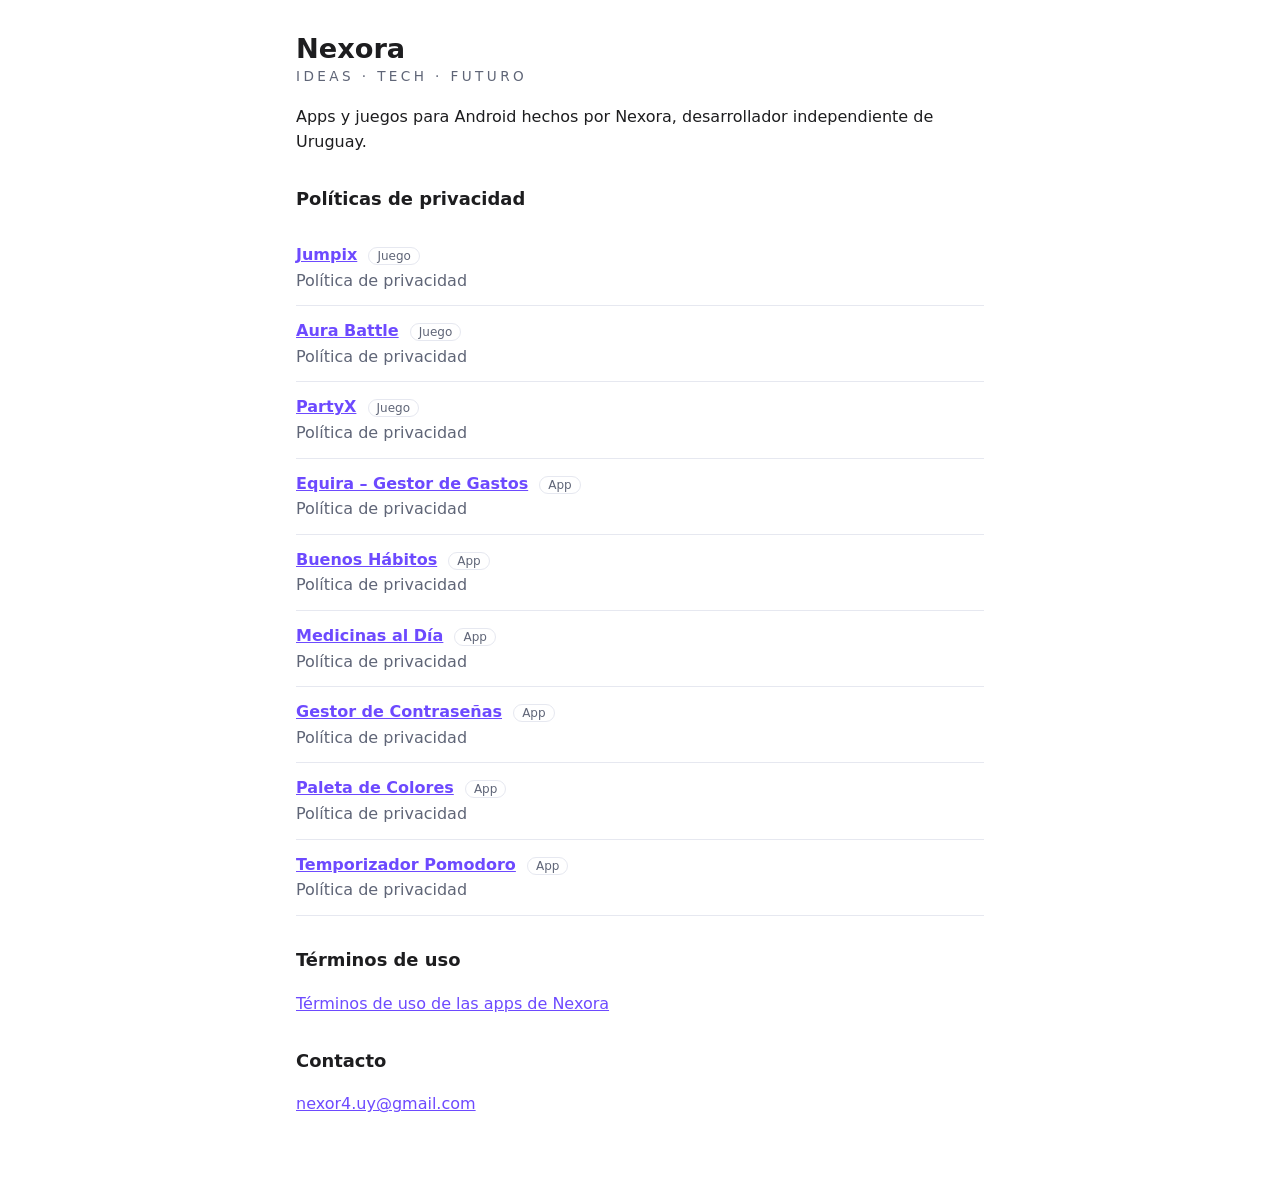
<file: index.html>
<!DOCTYPE html>
<html lang="es">
<head>
<meta charset="utf-8">
<meta name="viewport" content="width=device-width, initial-scale=1">
<title>Nexora — Apps y juegos</title>
<link rel="stylesheet" href="estilo.css">
</head>
<body>
<main>

<h1>Nexora</h1>
<p class="lema">Ideas · Tech · Futuro</p>
<p>Apps y juegos para Android hechos por Nexora, desarrollador independiente de Uruguay.</p>
<h2>Políticas de privacidad</h2>
<ul class="apps">
<li><a href="jumpix/"><strong>Jumpix</strong></a> <span class="tipo">Juego</span><br><span class="sub">Política de privacidad</span></li>
<li><a href="aura-battle/"><strong>Aura Battle</strong></a> <span class="tipo">Juego</span><br><span class="sub">Política de privacidad</span></li>
<li><a href="partyx/"><strong>PartyX</strong></a> <span class="tipo">Juego</span><br><span class="sub">Política de privacidad</span></li>
<li><a href="equira/"><strong>Equira – Gestor de Gastos</strong></a> <span class="tipo">App</span><br><span class="sub">Política de privacidad</span></li>
<li><a href="buenos-habitos/"><strong>Buenos Hábitos</strong></a> <span class="tipo">App</span><br><span class="sub">Política de privacidad</span></li>
<li><a href="medicinas-al-dia/"><strong>Medicinas al Día</strong></a> <span class="tipo">App</span><br><span class="sub">Política de privacidad</span></li>
<li><a href="gestor-de-contrasenas/"><strong>Gestor de Contraseñas</strong></a> <span class="tipo">App</span><br><span class="sub">Política de privacidad</span></li>
<li><a href="paleta-de-colores/"><strong>Paleta de Colores</strong></a> <span class="tipo">App</span><br><span class="sub">Política de privacidad</span></li>
<li><a href="pomodoro/"><strong>Temporizador Pomodoro</strong></a> <span class="tipo">App</span><br><span class="sub">Política de privacidad</span></li>
</ul>
<h2>Términos de uso</h2>
<p><a href="terminos/">Términos de uso de las apps de Nexora</a></p>
<h2>Contacto</h2>
<p><a href="mailto:nexor4.uy@gmail.com">nexor4.uy@gmail.com</a></p>
</main>
</body>
</html>
</file>
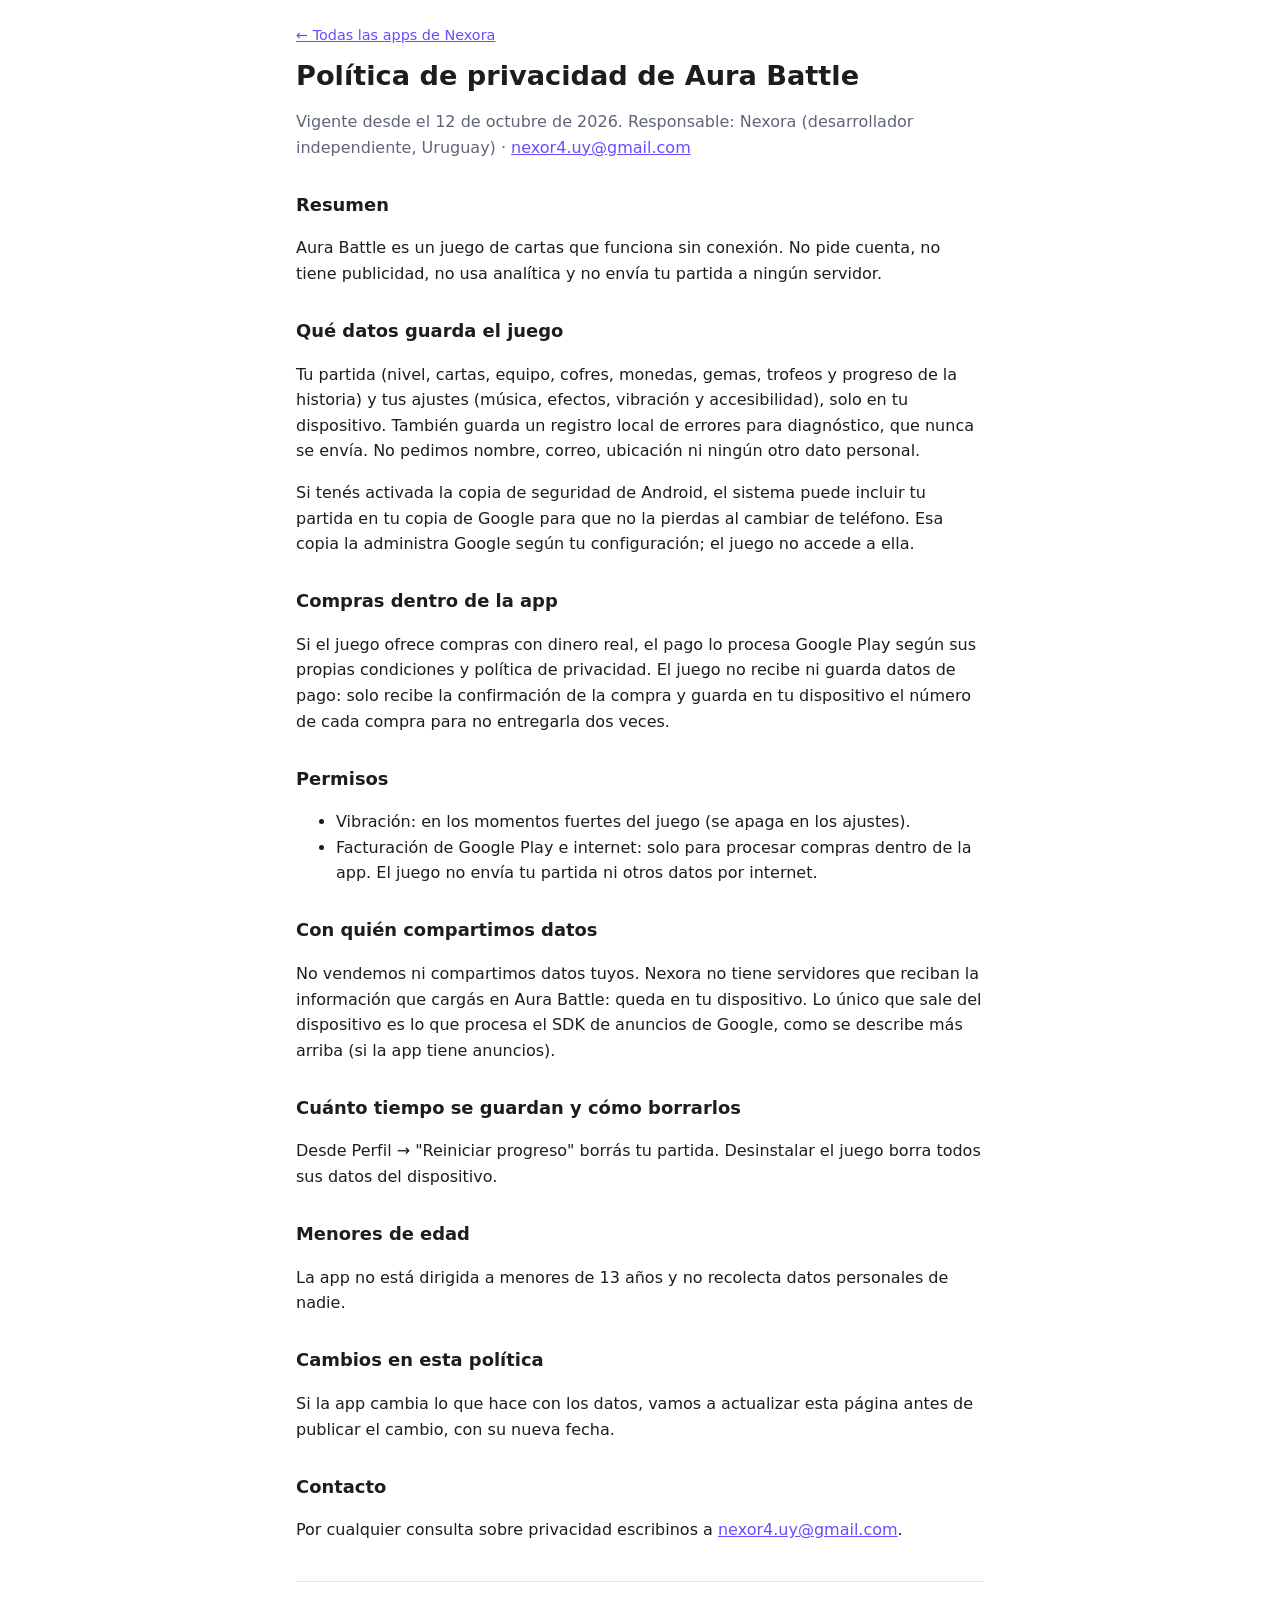
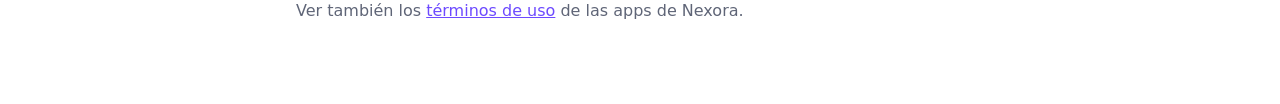
<file: aura-battle/index.html>
<!DOCTYPE html>
<html lang="es">
<head>
<meta charset="utf-8">
<meta name="viewport" content="width=device-width, initial-scale=1">
<title>Aura Battle — Política de privacidad</title>
<link rel="stylesheet" href="../estilo.css">
</head>
<body>
<main>
<p class="volver"><a href="../">← Todas las apps de Nexora</a></p>
<h1>Política de privacidad de Aura Battle</h1>
<p class="fecha">Vigente desde el 12 de octubre de 2026. Responsable: Nexora (desarrollador independiente, Uruguay) · <a href="mailto:nexor4.uy@gmail.com">nexor4.uy@gmail.com</a></p>
<h2>Resumen</h2>
<p>Aura Battle es un juego de cartas que funciona sin conexión. No pide cuenta, no tiene publicidad, no usa analítica y no envía tu partida a ningún servidor.</p>
<h2>Qué datos guarda el juego</h2>
<p>Tu partida (nivel, cartas, equipo, cofres, monedas, gemas, trofeos y progreso de la historia) y tus ajustes (música, efectos, vibración y accesibilidad), solo en tu dispositivo. También guarda un registro local de errores para diagnóstico, que nunca se envía. No pedimos nombre, correo, ubicación ni ningún otro dato personal.</p>
<p>Si tenés activada la copia de seguridad de Android, el sistema puede incluir tu partida en tu copia de Google para que no la pierdas al cambiar de teléfono. Esa copia la administra Google según tu configuración; el juego no accede a ella.</p>
<h2>Compras dentro de la app</h2>
<p>Si el juego ofrece compras con dinero real, el pago lo procesa Google Play según sus propias condiciones y política de privacidad. El juego no recibe ni guarda datos de pago: solo recibe la confirmación de la compra y guarda en tu dispositivo el número de cada compra para no entregarla dos veces.</p>
<h2>Permisos</h2>
<ul><li>Vibración: en los momentos fuertes del juego (se apaga en los ajustes).</li><li>Facturación de Google Play e internet: solo para procesar compras dentro de la app. El juego no envía tu partida ni otros datos por internet.</li></ul>
<h2>Con quién compartimos datos</h2>
<p>No vendemos ni compartimos datos tuyos. Nexora no tiene servidores que reciban la información que cargás en Aura Battle: queda en tu dispositivo. Lo único que sale del dispositivo es lo que procesa el SDK de anuncios de Google, como se describe más arriba (si la app tiene anuncios).</p>
<h2>Cuánto tiempo se guardan y cómo borrarlos</h2>
<p>Desde Perfil → &quot;Reiniciar progreso&quot; borrás tu partida. Desinstalar el juego borra todos sus datos del dispositivo.</p>
<h2>Menores de edad</h2>
<p>La app no está dirigida a menores de 13 años y no recolecta datos personales de nadie.</p>
<h2>Cambios en esta política</h2>
<p>Si la app cambia lo que hace con los datos, vamos a actualizar esta página antes de publicar el cambio, con su nueva fecha.</p>
<h2>Contacto</h2>
<p>Por cualquier consulta sobre privacidad escribinos a <a href="mailto:nexor4.uy@gmail.com">nexor4.uy@gmail.com</a>.</p>
<p class="pie">Ver también los <a href="../terminos/">términos de uso</a> de las apps de Nexora.</p>
</main>
</body>
</html>
</file>
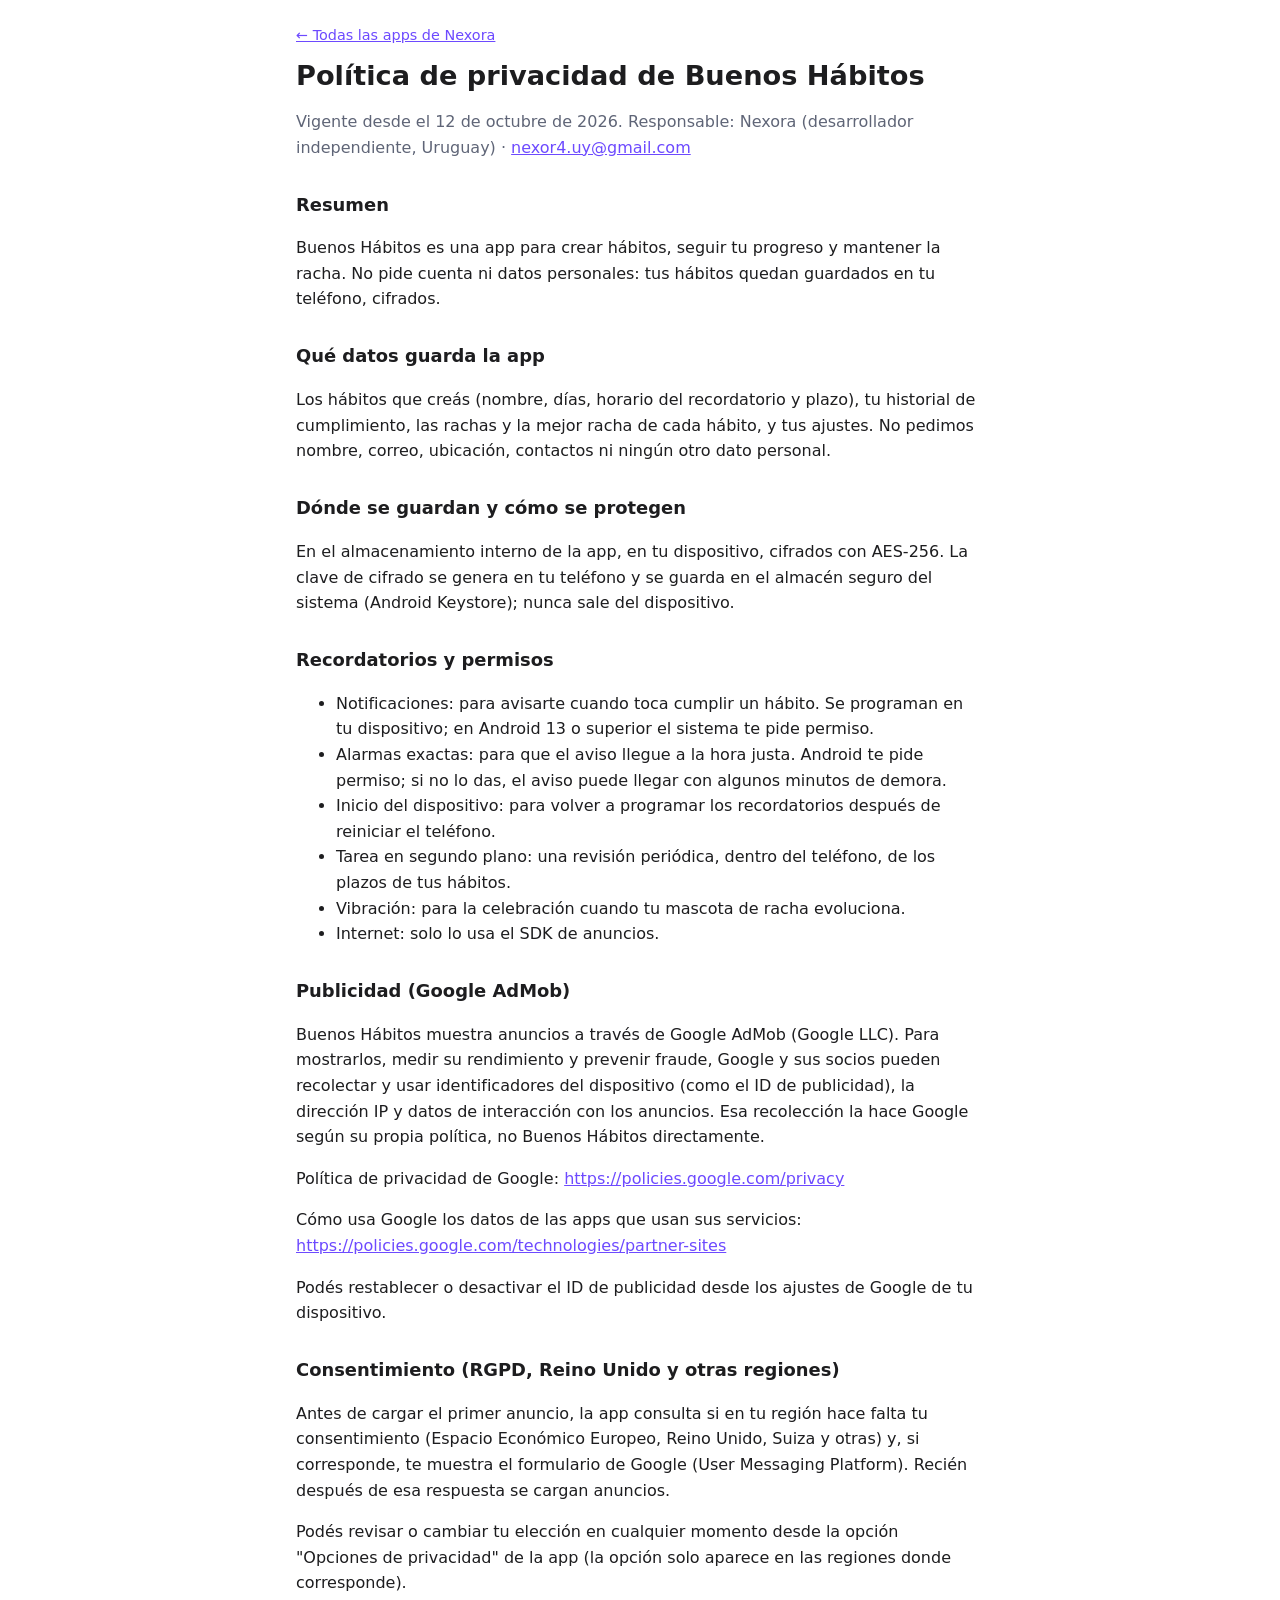
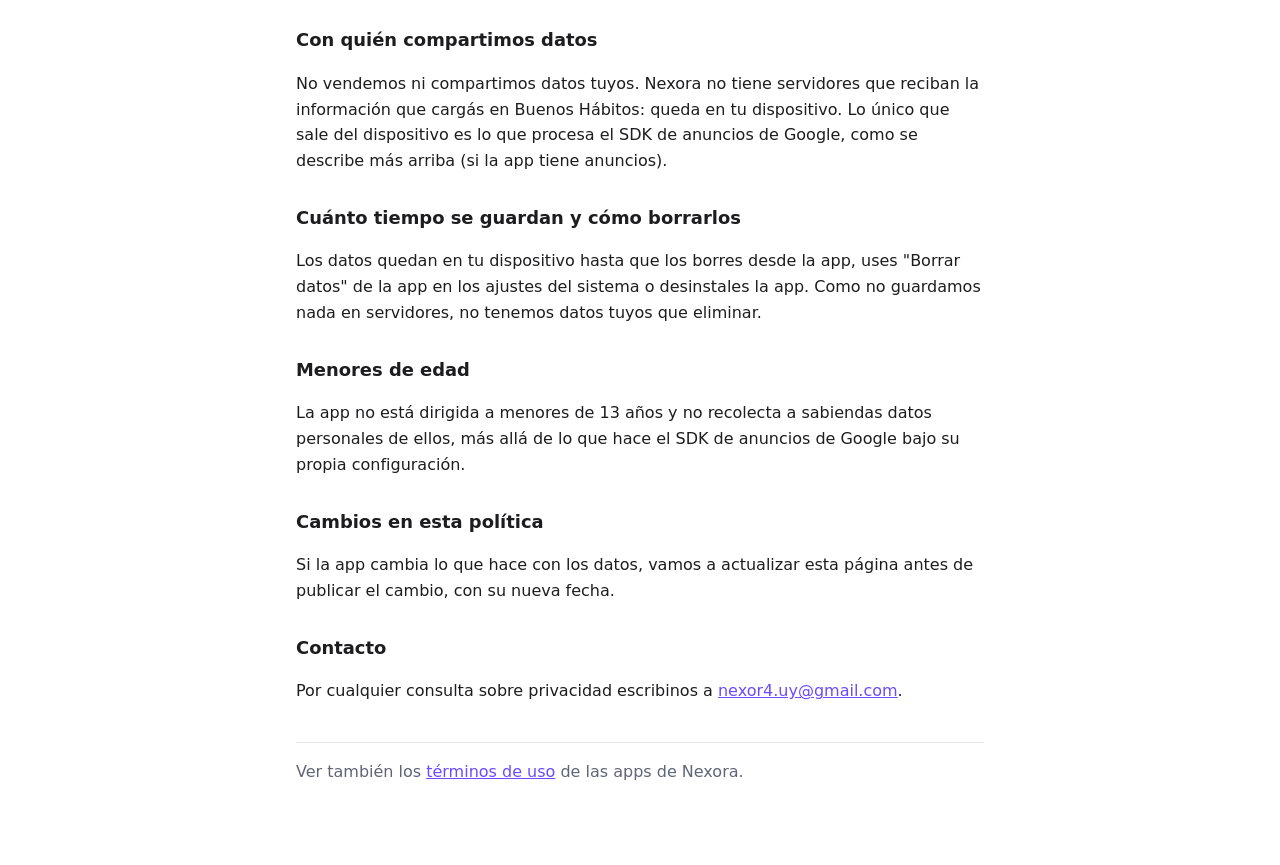
<file: buenos-habitos/index.html>
<!DOCTYPE html>
<html lang="es">
<head>
<meta charset="utf-8">
<meta name="viewport" content="width=device-width, initial-scale=1">
<title>Buenos Hábitos — Política de privacidad</title>
<link rel="stylesheet" href="../estilo.css">
</head>
<body>
<main>
<p class="volver"><a href="../">← Todas las apps de Nexora</a></p>
<h1>Política de privacidad de Buenos Hábitos</h1>
<p class="fecha">Vigente desde el 12 de octubre de 2026. Responsable: Nexora (desarrollador independiente, Uruguay) · <a href="mailto:nexor4.uy@gmail.com">nexor4.uy@gmail.com</a></p>
<h2>Resumen</h2>
<p>Buenos Hábitos es una app para crear hábitos, seguir tu progreso y mantener la racha. No pide cuenta ni datos personales: tus hábitos quedan guardados en tu teléfono, cifrados.</p>
<h2>Qué datos guarda la app</h2>
<p>Los hábitos que creás (nombre, días, horario del recordatorio y plazo), tu historial de cumplimiento, las rachas y la mejor racha de cada hábito, y tus ajustes. No pedimos nombre, correo, ubicación, contactos ni ningún otro dato personal.</p>
<h2>Dónde se guardan y cómo se protegen</h2>
<p>En el almacenamiento interno de la app, en tu dispositivo, cifrados con AES-256. La clave de cifrado se genera en tu teléfono y se guarda en el almacén seguro del sistema (Android Keystore); nunca sale del dispositivo.</p>
<h2>Recordatorios y permisos</h2>
<ul><li>Notificaciones: para avisarte cuando toca cumplir un hábito. Se programan en tu dispositivo; en Android 13 o superior el sistema te pide permiso.</li><li>Alarmas exactas: para que el aviso llegue a la hora justa. Android te pide permiso; si no lo das, el aviso puede llegar con algunos minutos de demora.</li><li>Inicio del dispositivo: para volver a programar los recordatorios después de reiniciar el teléfono.</li><li>Tarea en segundo plano: una revisión periódica, dentro del teléfono, de los plazos de tus hábitos.</li><li>Vibración: para la celebración cuando tu mascota de racha evoluciona.</li><li>Internet: solo lo usa el SDK de anuncios.</li></ul>
<h2>Publicidad (Google AdMob)</h2>
<p>Buenos Hábitos muestra anuncios a través de Google AdMob (Google LLC). Para mostrarlos, medir su rendimiento y prevenir fraude, Google y sus socios pueden recolectar y usar identificadores del dispositivo (como el ID de publicidad), la dirección IP y datos de interacción con los anuncios. Esa recolección la hace Google según su propia política, no Buenos Hábitos directamente.</p>
<p>Política de privacidad de Google: <a href="https://policies.google.com/privacy">https://policies.google.com/privacy</a></p>
<p>Cómo usa Google los datos de las apps que usan sus servicios: <a href="https://policies.google.com/technologies/partner-sites">https://policies.google.com/technologies/partner-sites</a></p>
<p>Podés restablecer o desactivar el ID de publicidad desde los ajustes de Google de tu dispositivo.</p>
<h2>Consentimiento (RGPD, Reino Unido y otras regiones)</h2>
<p>Antes de cargar el primer anuncio, la app consulta si en tu región hace falta tu consentimiento (Espacio Económico Europeo, Reino Unido, Suiza y otras) y, si corresponde, te muestra el formulario de Google (User Messaging Platform). Recién después de esa respuesta se cargan anuncios.</p>
<p>Podés revisar o cambiar tu elección en cualquier momento desde la opción &quot;Opciones de privacidad&quot; de la app (la opción solo aparece en las regiones donde corresponde).</p>
<h2>Con quién compartimos datos</h2>
<p>No vendemos ni compartimos datos tuyos. Nexora no tiene servidores que reciban la información que cargás en Buenos Hábitos: queda en tu dispositivo. Lo único que sale del dispositivo es lo que procesa el SDK de anuncios de Google, como se describe más arriba (si la app tiene anuncios).</p>
<h2>Cuánto tiempo se guardan y cómo borrarlos</h2>
<p>Los datos quedan en tu dispositivo hasta que los borres desde la app, uses &quot;Borrar datos&quot; de la app en los ajustes del sistema o desinstales la app. Como no guardamos nada en servidores, no tenemos datos tuyos que eliminar.</p>
<h2>Menores de edad</h2>
<p>La app no está dirigida a menores de 13 años y no recolecta a sabiendas datos personales de ellos, más allá de lo que hace el SDK de anuncios de Google bajo su propia configuración.</p>
<h2>Cambios en esta política</h2>
<p>Si la app cambia lo que hace con los datos, vamos a actualizar esta página antes de publicar el cambio, con su nueva fecha.</p>
<h2>Contacto</h2>
<p>Por cualquier consulta sobre privacidad escribinos a <a href="mailto:nexor4.uy@gmail.com">nexor4.uy@gmail.com</a>.</p>
<p class="pie">Ver también los <a href="../terminos/">términos de uso</a> de las apps de Nexora.</p>
</main>
</body>
</html>
</file>
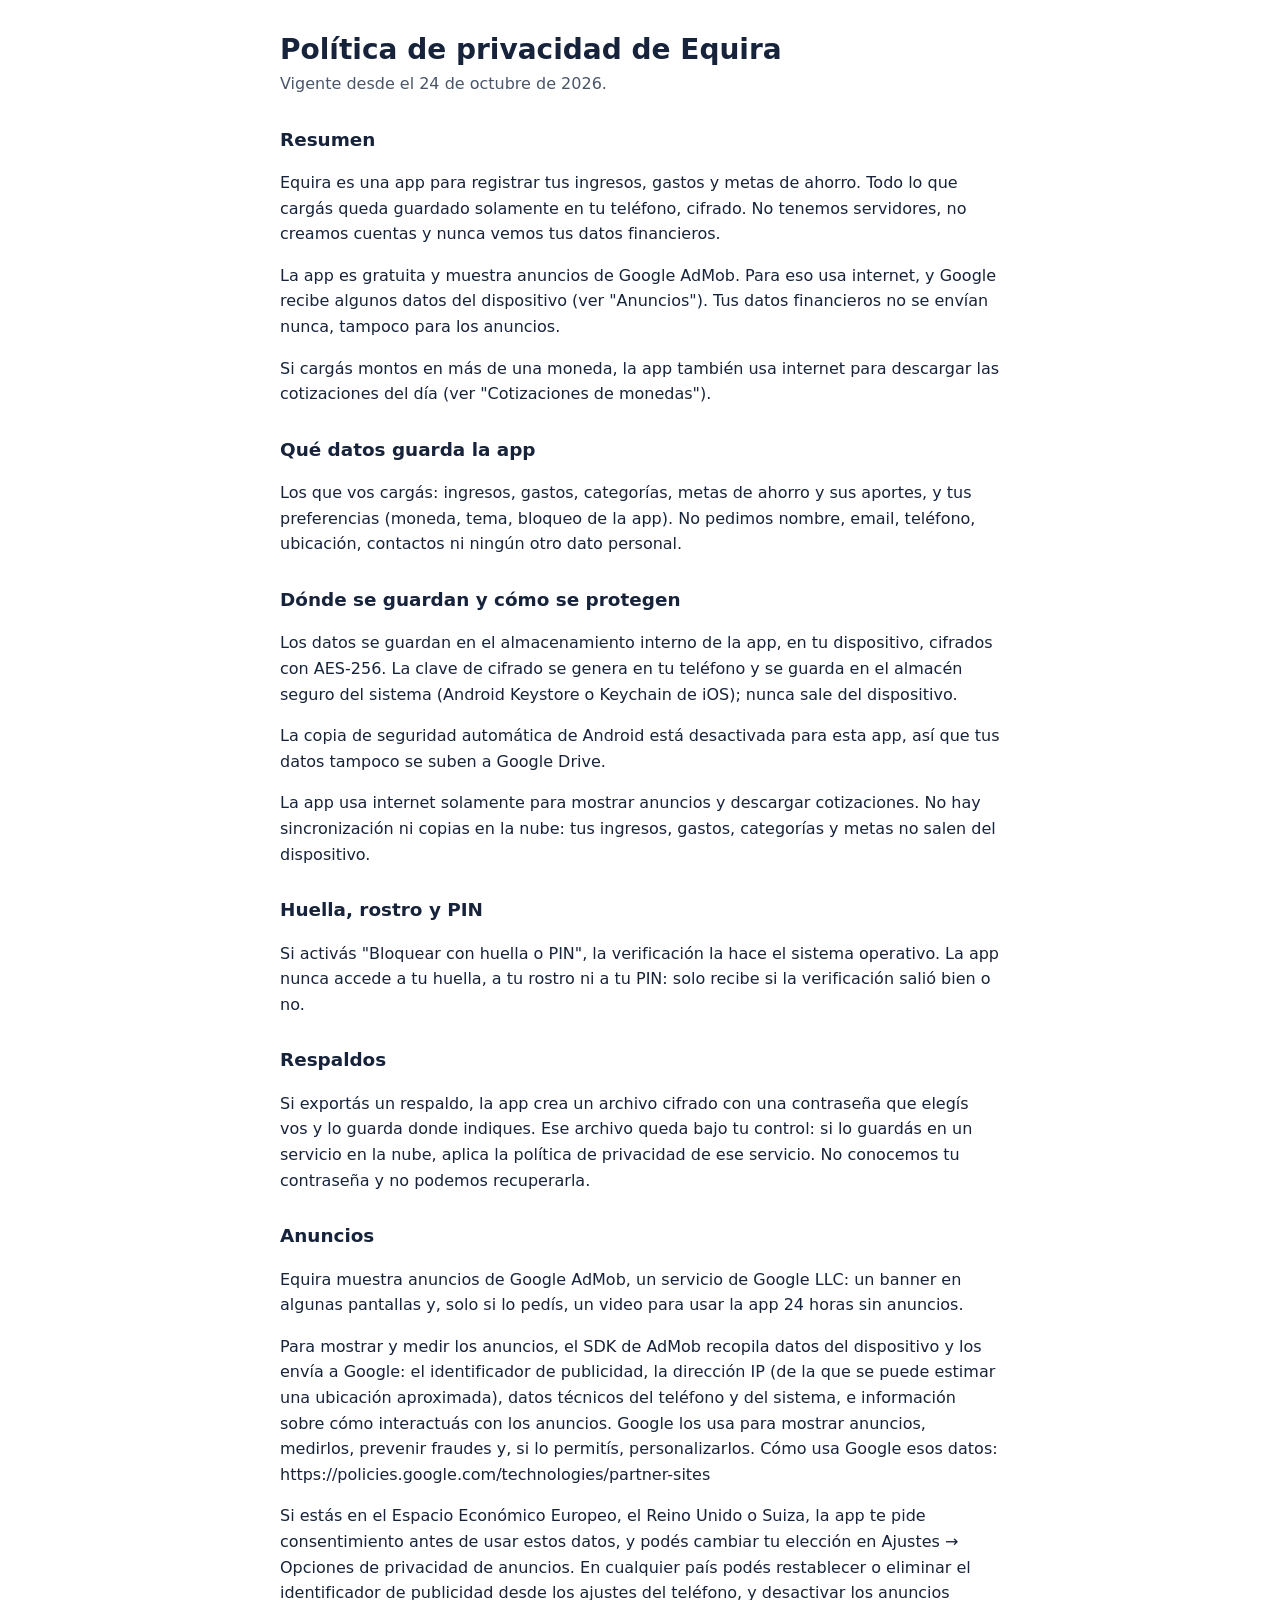
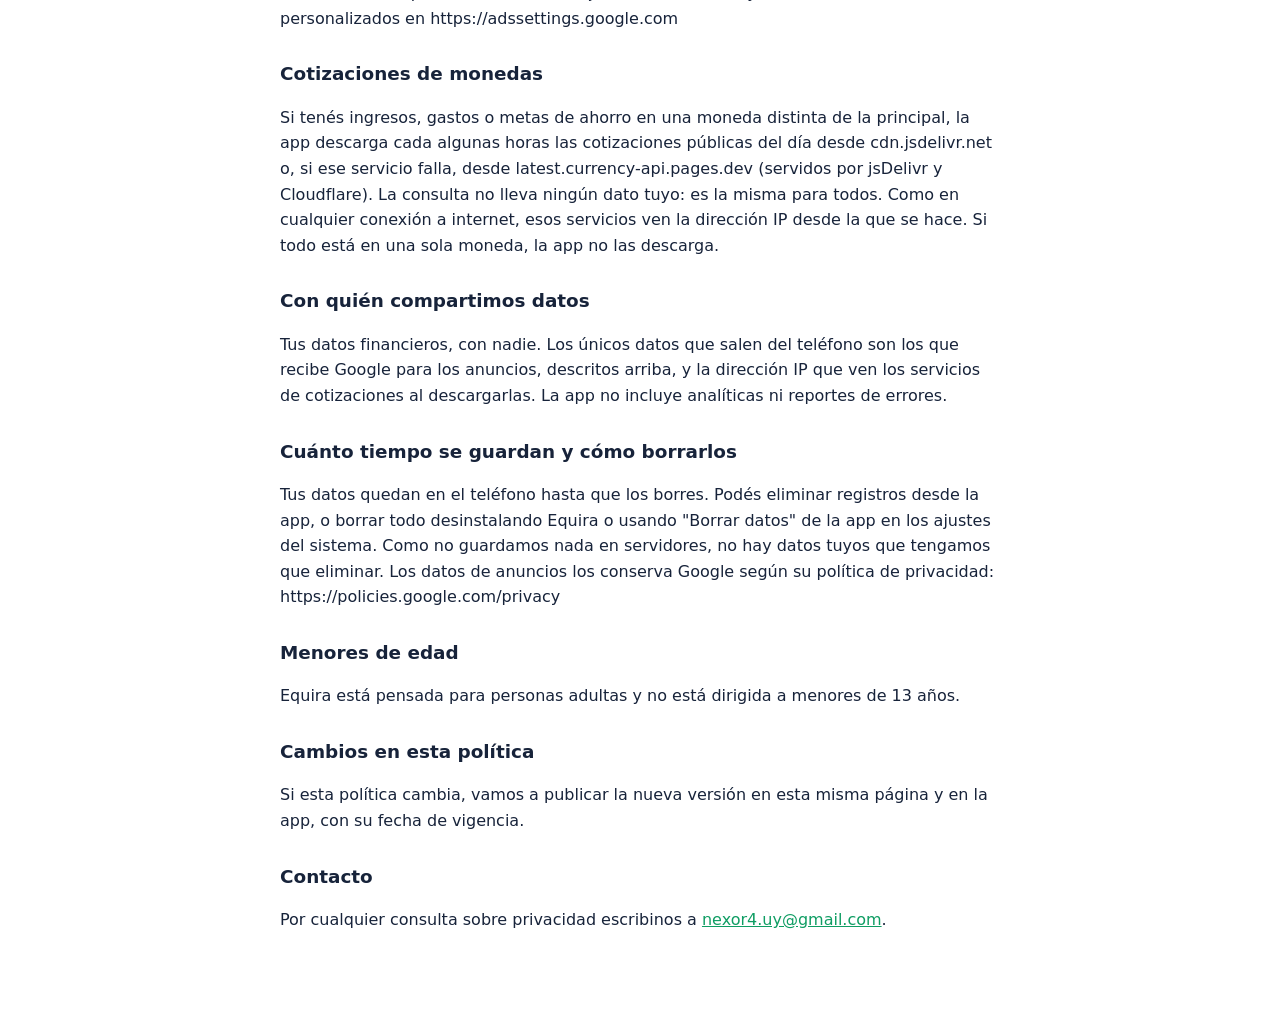
<file: equira/index.html>
<!DOCTYPE html>
<!-- Generado por gestor_gastos/tool/export_privacy_policy.dart: no editar a mano. -->
<html lang="es">
<head>
  <meta charset="utf-8">
  <meta name="viewport" content="width=device-width, initial-scale=1">
  <title>Política de privacidad de Equira</title>
  <style>
    :root { color-scheme: light dark; --text: #17233a; --muted: #4a5568; --bg: #ffffff; --accent: #0f9d63; }
    @media (prefers-color-scheme: dark) { :root { --text: #e8ecf2; --muted: #a8b3c4; --bg: #121417; --accent: #3ccf8e; } }
    body { margin: 0; background: var(--bg); color: var(--text); font: 16px/1.6 system-ui, -apple-system, "Segoe UI", Roboto, sans-serif; }
    main { max-width: 720px; margin: 0 auto; padding: 32px 16px 64px; }
    h1 { font-size: 1.75rem; line-height: 1.25; margin: 0 0 4px; }
    h2 { font-size: 1.15rem; margin: 28px 0 8px; }
    .date { color: var(--muted); margin: 0 0 24px; }
    a { color: var(--accent); }
  </style>
</head>
<body>
  <main>
    <h1>Política de privacidad de Equira</h1>
    <p class="date">Vigente desde el 24 de octubre de 2026.</p>
    <h2>Resumen</h2>
    <p>Equira es una app para registrar tus ingresos, gastos y metas de ahorro. Todo lo que cargás queda guardado solamente en tu teléfono, cifrado. No tenemos servidores, no creamos cuentas y nunca vemos tus datos financieros.</p>
    <p>La app es gratuita y muestra anuncios de Google AdMob. Para eso usa internet, y Google recibe algunos datos del dispositivo (ver &quot;Anuncios&quot;). Tus datos financieros no se envían nunca, tampoco para los anuncios.</p>
    <p>Si cargás montos en más de una moneda, la app también usa internet para descargar las cotizaciones del día (ver &quot;Cotizaciones de monedas&quot;).</p>
    <h2>Qué datos guarda la app</h2>
    <p>Los que vos cargás: ingresos, gastos, categorías, metas de ahorro y sus aportes, y tus preferencias (moneda, tema, bloqueo de la app). No pedimos nombre, email, teléfono, ubicación, contactos ni ningún otro dato personal.</p>
    <h2>Dónde se guardan y cómo se protegen</h2>
    <p>Los datos se guardan en el almacenamiento interno de la app, en tu dispositivo, cifrados con AES-256. La clave de cifrado se genera en tu teléfono y se guarda en el almacén seguro del sistema (Android Keystore o Keychain de iOS); nunca sale del dispositivo.</p>
    <p>La copia de seguridad automática de Android está desactivada para esta app, así que tus datos tampoco se suben a Google Drive.</p>
    <p>La app usa internet solamente para mostrar anuncios y descargar cotizaciones. No hay sincronización ni copias en la nube: tus ingresos, gastos, categorías y metas no salen del dispositivo.</p>
    <h2>Huella, rostro y PIN</h2>
    <p>Si activás &quot;Bloquear con huella o PIN&quot;, la verificación la hace el sistema operativo. La app nunca accede a tu huella, a tu rostro ni a tu PIN: solo recibe si la verificación salió bien o no.</p>
    <h2>Respaldos</h2>
    <p>Si exportás un respaldo, la app crea un archivo cifrado con una contraseña que elegís vos y lo guarda donde indiques. Ese archivo queda bajo tu control: si lo guardás en un servicio en la nube, aplica la política de privacidad de ese servicio. No conocemos tu contraseña y no podemos recuperarla.</p>
    <h2>Anuncios</h2>
    <p>Equira muestra anuncios de Google AdMob, un servicio de Google LLC: un banner en algunas pantallas y, solo si lo pedís, un video para usar la app 24 horas sin anuncios.</p>
    <p>Para mostrar y medir los anuncios, el SDK de AdMob recopila datos del dispositivo y los envía a Google: el identificador de publicidad, la dirección IP (de la que se puede estimar una ubicación aproximada), datos técnicos del teléfono y del sistema, e información sobre cómo interactuás con los anuncios. Google los usa para mostrar anuncios, medirlos, prevenir fraudes y, si lo permitís, personalizarlos. Cómo usa Google esos datos: https://policies.google.com/technologies/partner-sites</p>
    <p>Si estás en el Espacio Económico Europeo, el Reino Unido o Suiza, la app te pide consentimiento antes de usar estos datos, y podés cambiar tu elección en Ajustes → Opciones de privacidad de anuncios. En cualquier país podés restablecer o eliminar el identificador de publicidad desde los ajustes del teléfono, y desactivar los anuncios personalizados en https://adssettings.google.com</p>
    <h2>Cotizaciones de monedas</h2>
    <p>Si tenés ingresos, gastos o metas de ahorro en una moneda distinta de la principal, la app descarga cada algunas horas las cotizaciones públicas del día desde cdn.jsdelivr.net o, si ese servicio falla, desde latest.currency-api.pages.dev (servidos por jsDelivr y Cloudflare). La consulta no lleva ningún dato tuyo: es la misma para todos. Como en cualquier conexión a internet, esos servicios ven la dirección IP desde la que se hace. Si todo está en una sola moneda, la app no las descarga.</p>
    <h2>Con quién compartimos datos</h2>
    <p>Tus datos financieros, con nadie. Los únicos datos que salen del teléfono son los que recibe Google para los anuncios, descritos arriba, y la dirección IP que ven los servicios de cotizaciones al descargarlas. La app no incluye analíticas ni reportes de errores.</p>
    <h2>Cuánto tiempo se guardan y cómo borrarlos</h2>
    <p>Tus datos quedan en el teléfono hasta que los borres. Podés eliminar registros desde la app, o borrar todo desinstalando Equira o usando &quot;Borrar datos&quot; de la app en los ajustes del sistema. Como no guardamos nada en servidores, no hay datos tuyos que tengamos que eliminar. Los datos de anuncios los conserva Google según su política de privacidad: https://policies.google.com/privacy</p>
    <h2>Menores de edad</h2>
    <p>Equira está pensada para personas adultas y no está dirigida a menores de 13 años.</p>
    <h2>Cambios en esta política</h2>
    <p>Si esta política cambia, vamos a publicar la nueva versión en esta misma página y en la app, con su fecha de vigencia.</p>
    <h2>Contacto</h2>
    <p>Por cualquier consulta sobre privacidad escribinos a <a href="mailto:nexor4.uy@gmail.com">nexor4.uy@gmail.com</a>.</p>
  </main>
</body>
</html>
</file>
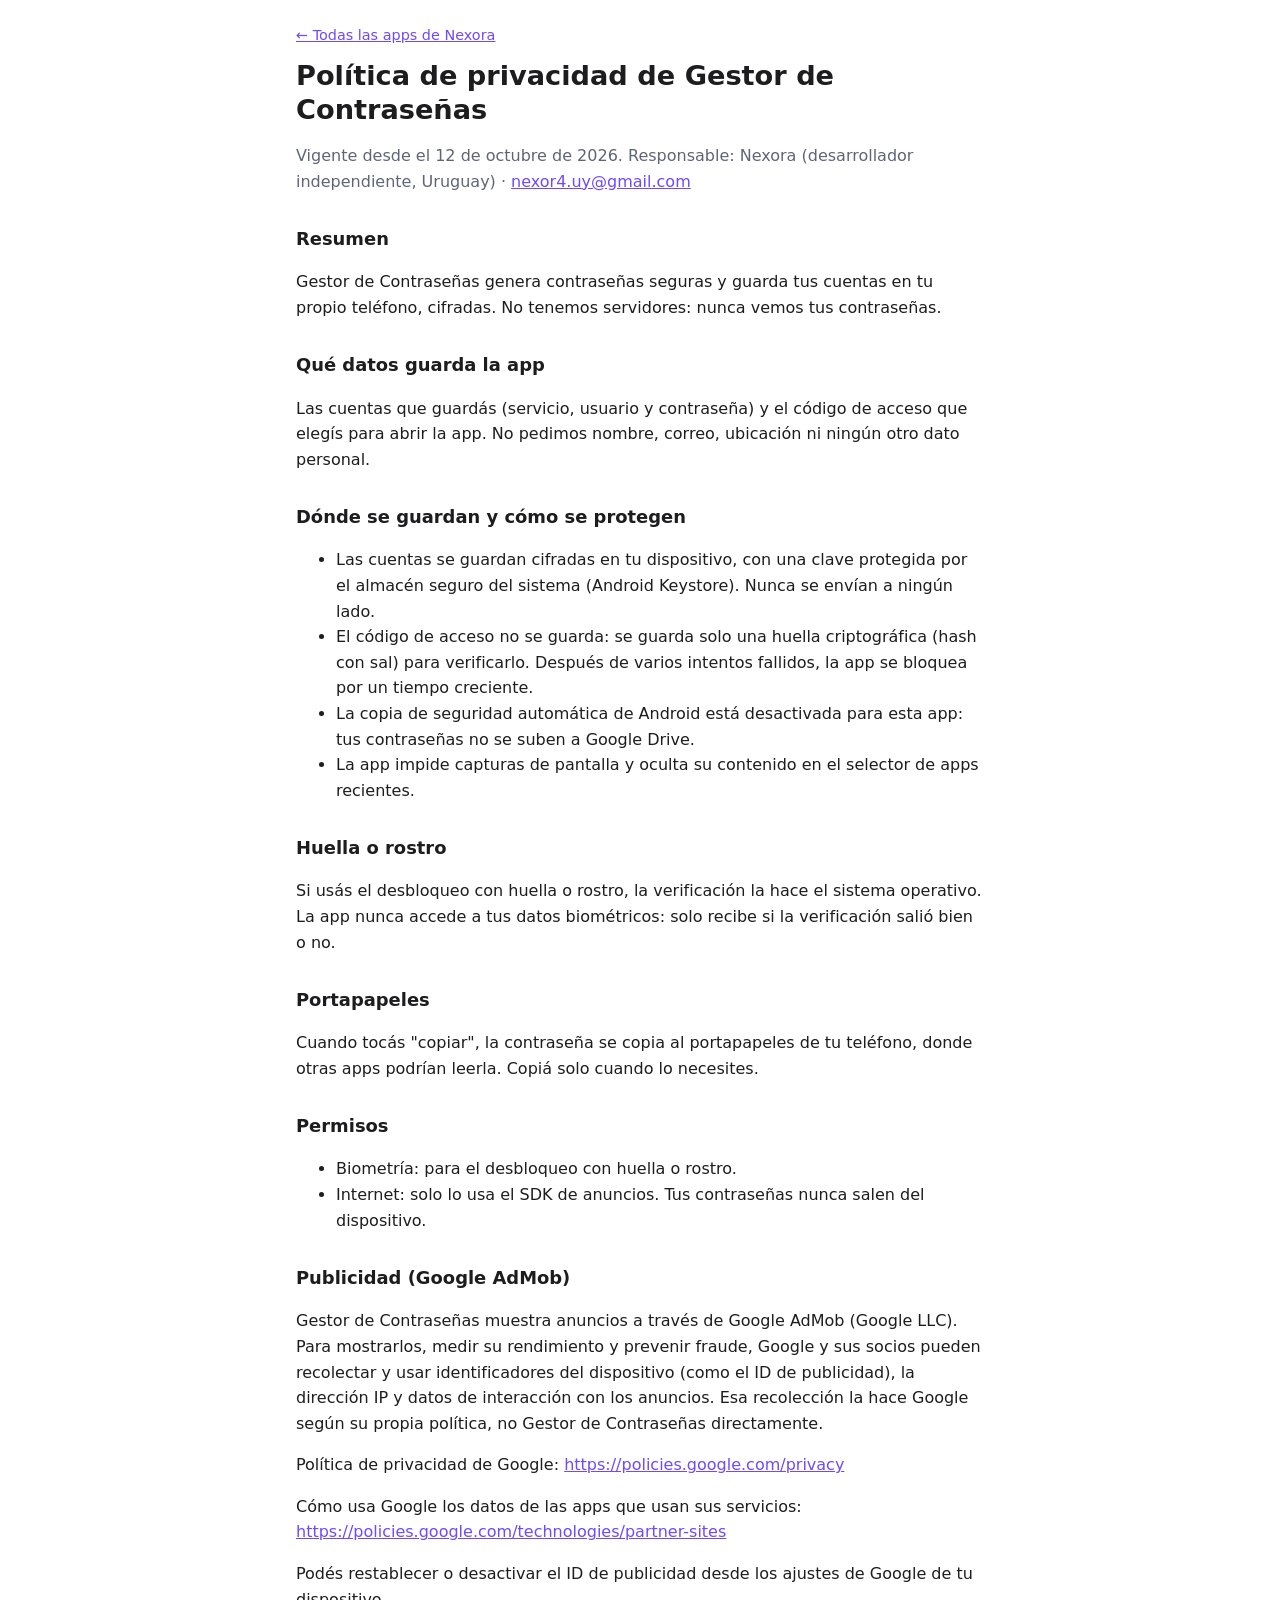
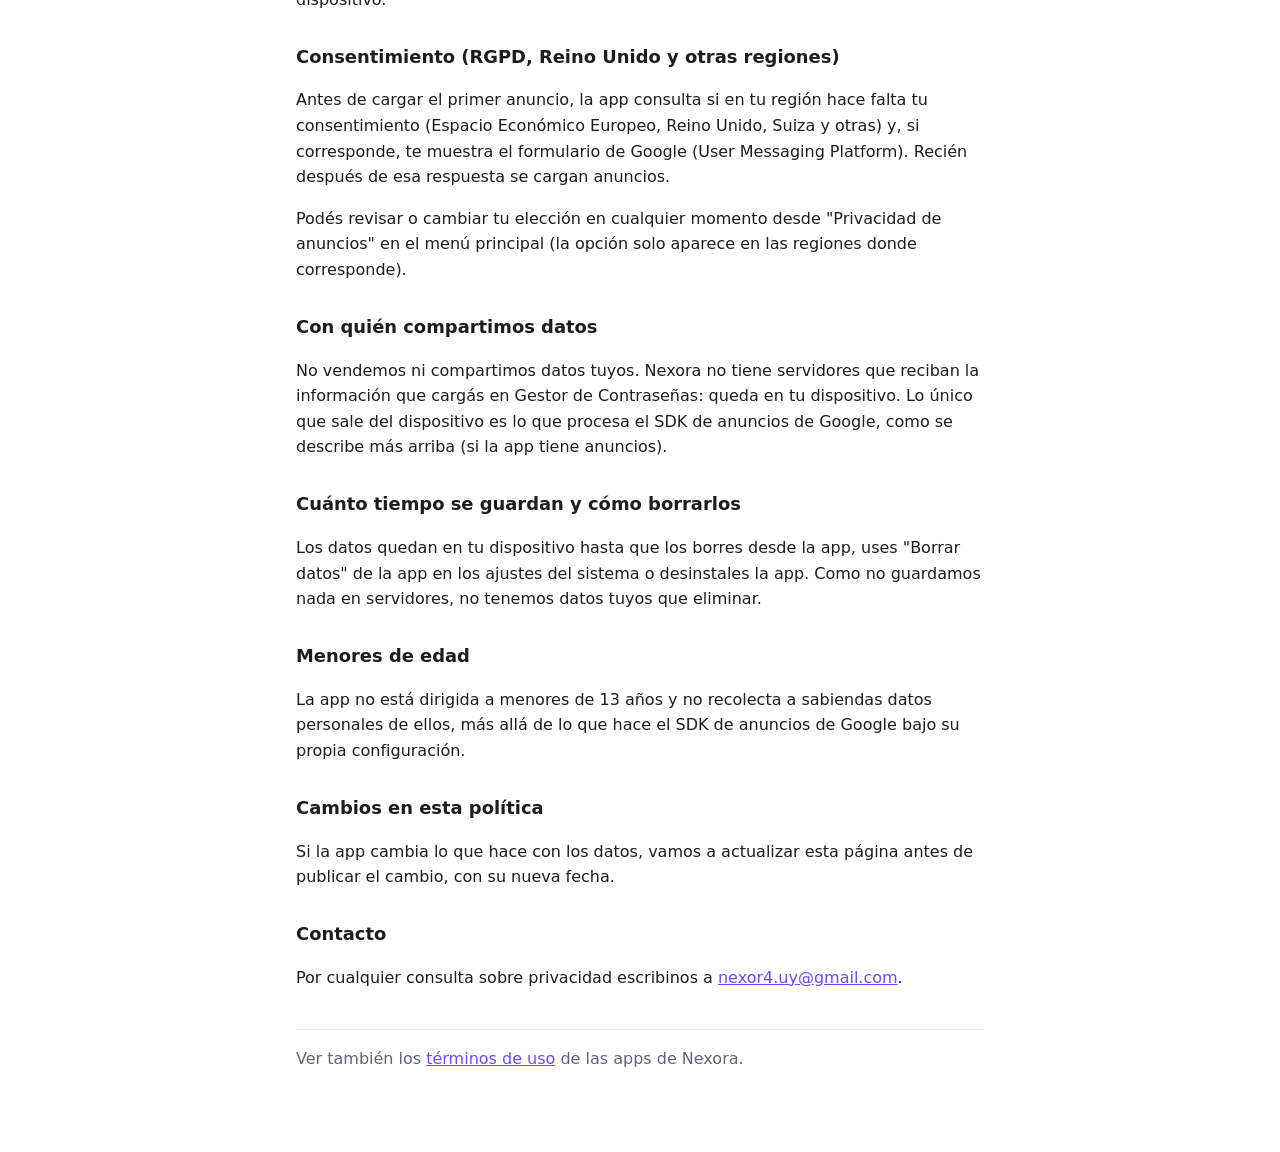
<file: gestor-de-contrasenas/index.html>
<!DOCTYPE html>
<html lang="es">
<head>
<meta charset="utf-8">
<meta name="viewport" content="width=device-width, initial-scale=1">
<title>Gestor de Contraseñas — Política de privacidad</title>
<link rel="stylesheet" href="../estilo.css">
</head>
<body>
<main>
<p class="volver"><a href="../">← Todas las apps de Nexora</a></p>
<h1>Política de privacidad de Gestor de Contraseñas</h1>
<p class="fecha">Vigente desde el 12 de octubre de 2026. Responsable: Nexora (desarrollador independiente, Uruguay) · <a href="mailto:nexor4.uy@gmail.com">nexor4.uy@gmail.com</a></p>
<h2>Resumen</h2>
<p>Gestor de Contraseñas genera contraseñas seguras y guarda tus cuentas en tu propio teléfono, cifradas. No tenemos servidores: nunca vemos tus contraseñas.</p>
<h2>Qué datos guarda la app</h2>
<p>Las cuentas que guardás (servicio, usuario y contraseña) y el código de acceso que elegís para abrir la app. No pedimos nombre, correo, ubicación ni ningún otro dato personal.</p>
<h2>Dónde se guardan y cómo se protegen</h2>
<ul><li>Las cuentas se guardan cifradas en tu dispositivo, con una clave protegida por el almacén seguro del sistema (Android Keystore). Nunca se envían a ningún lado.</li><li>El código de acceso no se guarda: se guarda solo una huella criptográfica (hash con sal) para verificarlo. Después de varios intentos fallidos, la app se bloquea por un tiempo creciente.</li><li>La copia de seguridad automática de Android está desactivada para esta app: tus contraseñas no se suben a Google Drive.</li><li>La app impide capturas de pantalla y oculta su contenido en el selector de apps recientes.</li></ul>
<h2>Huella o rostro</h2>
<p>Si usás el desbloqueo con huella o rostro, la verificación la hace el sistema operativo. La app nunca accede a tus datos biométricos: solo recibe si la verificación salió bien o no.</p>
<h2>Portapapeles</h2>
<p>Cuando tocás &quot;copiar&quot;, la contraseña se copia al portapapeles de tu teléfono, donde otras apps podrían leerla. Copiá solo cuando lo necesites.</p>
<h2>Permisos</h2>
<ul><li>Biometría: para el desbloqueo con huella o rostro.</li><li>Internet: solo lo usa el SDK de anuncios. Tus contraseñas nunca salen del dispositivo.</li></ul>
<h2>Publicidad (Google AdMob)</h2>
<p>Gestor de Contraseñas muestra anuncios a través de Google AdMob (Google LLC). Para mostrarlos, medir su rendimiento y prevenir fraude, Google y sus socios pueden recolectar y usar identificadores del dispositivo (como el ID de publicidad), la dirección IP y datos de interacción con los anuncios. Esa recolección la hace Google según su propia política, no Gestor de Contraseñas directamente.</p>
<p>Política de privacidad de Google: <a href="https://policies.google.com/privacy">https://policies.google.com/privacy</a></p>
<p>Cómo usa Google los datos de las apps que usan sus servicios: <a href="https://policies.google.com/technologies/partner-sites">https://policies.google.com/technologies/partner-sites</a></p>
<p>Podés restablecer o desactivar el ID de publicidad desde los ajustes de Google de tu dispositivo.</p>
<h2>Consentimiento (RGPD, Reino Unido y otras regiones)</h2>
<p>Antes de cargar el primer anuncio, la app consulta si en tu región hace falta tu consentimiento (Espacio Económico Europeo, Reino Unido, Suiza y otras) y, si corresponde, te muestra el formulario de Google (User Messaging Platform). Recién después de esa respuesta se cargan anuncios.</p>
<p>Podés revisar o cambiar tu elección en cualquier momento desde &quot;Privacidad de anuncios&quot; en el menú principal (la opción solo aparece en las regiones donde corresponde).</p>
<h2>Con quién compartimos datos</h2>
<p>No vendemos ni compartimos datos tuyos. Nexora no tiene servidores que reciban la información que cargás en Gestor de Contraseñas: queda en tu dispositivo. Lo único que sale del dispositivo es lo que procesa el SDK de anuncios de Google, como se describe más arriba (si la app tiene anuncios).</p>
<h2>Cuánto tiempo se guardan y cómo borrarlos</h2>
<p>Los datos quedan en tu dispositivo hasta que los borres desde la app, uses &quot;Borrar datos&quot; de la app en los ajustes del sistema o desinstales la app. Como no guardamos nada en servidores, no tenemos datos tuyos que eliminar.</p>
<h2>Menores de edad</h2>
<p>La app no está dirigida a menores de 13 años y no recolecta a sabiendas datos personales de ellos, más allá de lo que hace el SDK de anuncios de Google bajo su propia configuración.</p>
<h2>Cambios en esta política</h2>
<p>Si la app cambia lo que hace con los datos, vamos a actualizar esta página antes de publicar el cambio, con su nueva fecha.</p>
<h2>Contacto</h2>
<p>Por cualquier consulta sobre privacidad escribinos a <a href="mailto:nexor4.uy@gmail.com">nexor4.uy@gmail.com</a>.</p>
<p class="pie">Ver también los <a href="../terminos/">términos de uso</a> de las apps de Nexora.</p>
</main>
</body>
</html>
</file>
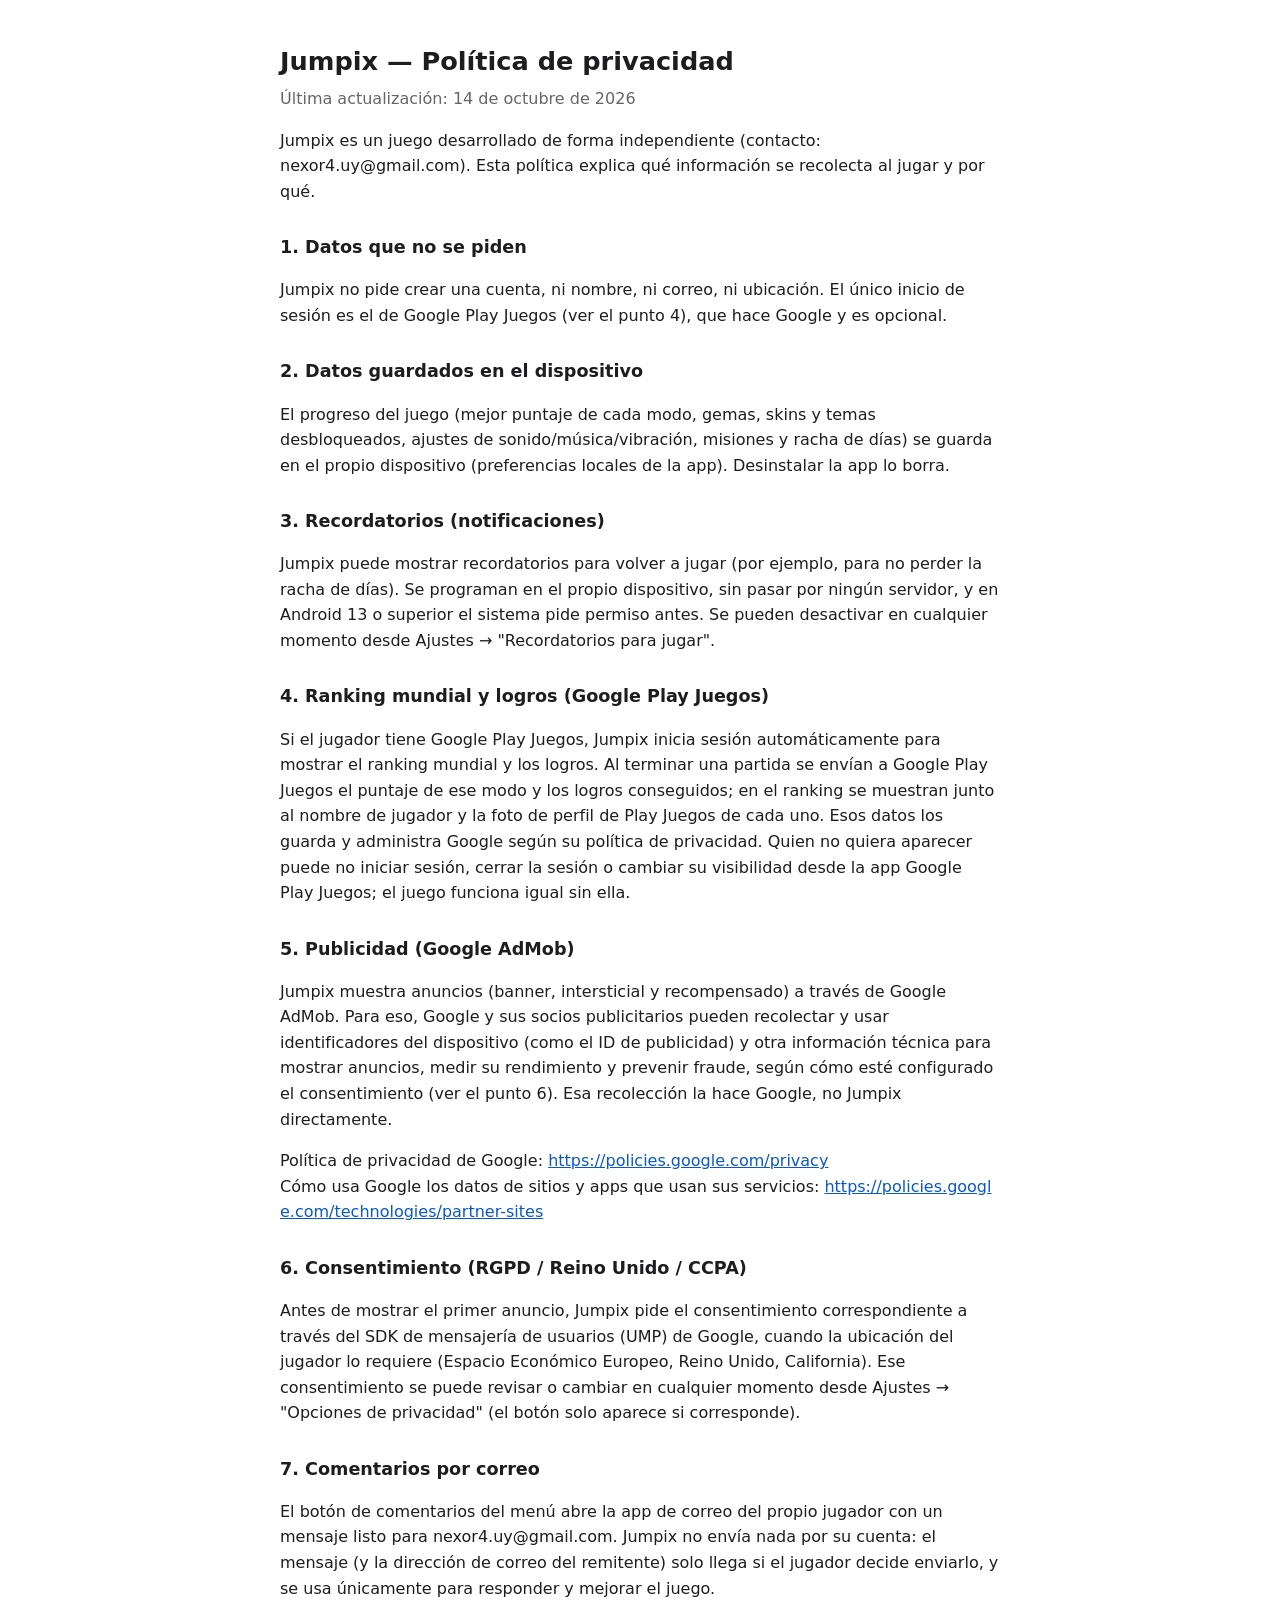
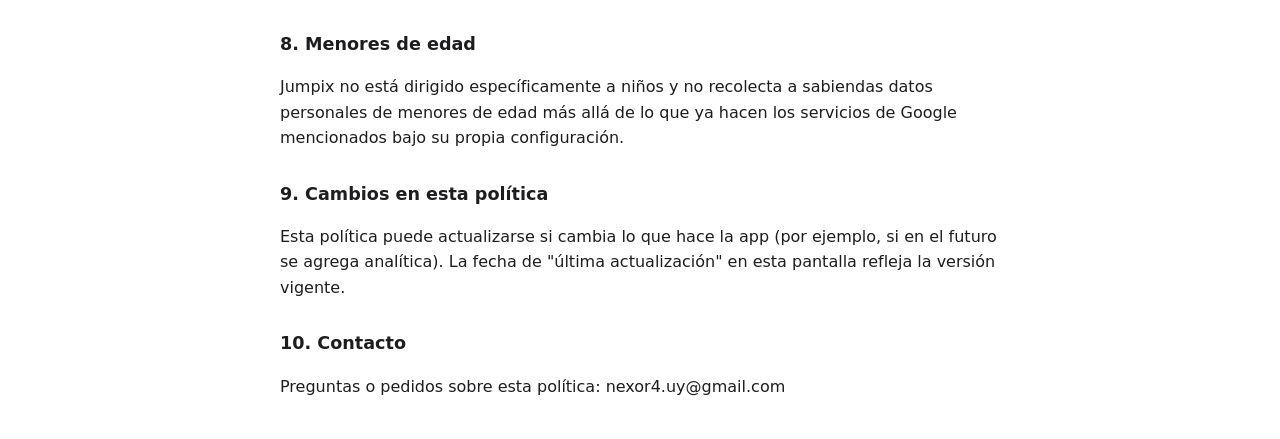
<file: jumpix/index.html>
<!DOCTYPE html>
<html lang="es">
<head>
<meta charset="utf-8">
<meta name="viewport" content="width=device-width, initial-scale=1">
<title>Jumpix — Política de privacidad</title>
<style>
body { font-family: system-ui, sans-serif; max-width: 720px; margin: 0 auto; padding: 24px 16px; line-height: 1.6; color: #1d1d1f; background: #fff; }
h1 { font-size: 1.6rem; margin-bottom: 0; }
h2 { font-size: 1.1rem; margin-top: 1.8rem; }
.updated { color: #666; margin-top: 4px; }
a { color: #0a58ca; word-break: break-all; }
</style>
</head>
<body>
<h1>Jumpix — Política de privacidad</h1>
<p class="updated">Última actualización: 14 de octubre de 2026</p>
<p>Jumpix es un juego desarrollado de forma independiente (contacto: nexor4.uy@gmail.com). Esta política explica qué información se recolecta al jugar y por qué.</p>
<h2>1. Datos que no se piden</h2>
<p>Jumpix no pide crear una cuenta, ni nombre, ni correo, ni ubicación. El único inicio de sesión es el de Google Play Juegos (ver el punto 4), que hace Google y es opcional.</p>
<h2>2. Datos guardados en el dispositivo</h2>
<p>El progreso del juego (mejor puntaje de cada modo, gemas, skins y temas desbloqueados, ajustes de sonido/música/vibración, misiones y racha de días) se guarda en el propio dispositivo (preferencias locales de la app). Desinstalar la app lo borra.</p>
<h2>3. Recordatorios (notificaciones)</h2>
<p>Jumpix puede mostrar recordatorios para volver a jugar (por ejemplo, para no perder la racha de días). Se programan en el propio dispositivo, sin pasar por ningún servidor, y en Android 13 o superior el sistema pide permiso antes. Se pueden desactivar en cualquier momento desde Ajustes → "Recordatorios para jugar".</p>
<h2>4. Ranking mundial y logros (Google Play Juegos)</h2>
<p>Si el jugador tiene Google Play Juegos, Jumpix inicia sesión automáticamente para mostrar el ranking mundial y los logros. Al terminar una partida se envían a Google Play Juegos el puntaje de ese modo y los logros conseguidos; en el ranking se muestran junto al nombre de jugador y la foto de perfil de Play Juegos de cada uno. Esos datos los guarda y administra Google según su política de privacidad. Quien no quiera aparecer puede no iniciar sesión, cerrar la sesión o cambiar su visibilidad desde la app Google Play Juegos; el juego funciona igual sin ella.</p>
<h2>5. Publicidad (Google AdMob)</h2>
<p>Jumpix muestra anuncios (banner, intersticial y recompensado) a través de Google AdMob. Para eso, Google y sus socios publicitarios pueden recolectar y usar identificadores del dispositivo (como el ID de publicidad) y otra información técnica para mostrar anuncios, medir su rendimiento y prevenir fraude, según cómo esté configurado el consentimiento (ver el punto 6). Esa recolección la hace Google, no Jumpix directamente.</p>
<p>Política de privacidad de Google: <a href="https://policies.google.com/privacy">https://policies.google.com/privacy</a><br>Cómo usa Google los datos de sitios y apps que usan sus servicios: <a href="https://policies.google.com/technologies/partner-sites">https://policies.google.com/technologies/partner-sites</a></p>
<h2>6. Consentimiento (RGPD / Reino Unido / CCPA)</h2>
<p>Antes de mostrar el primer anuncio, Jumpix pide el consentimiento correspondiente a través del SDK de mensajería de usuarios (UMP) de Google, cuando la ubicación del jugador lo requiere (Espacio Económico Europeo, Reino Unido, California). Ese consentimiento se puede revisar o cambiar en cualquier momento desde Ajustes → "Opciones de privacidad" (el botón solo aparece si corresponde).</p>
<h2>7. Comentarios por correo</h2>
<p>El botón de comentarios del menú abre la app de correo del propio jugador con un mensaje listo para nexor4.uy@gmail.com. Jumpix no envía nada por su cuenta: el mensaje (y la dirección de correo del remitente) solo llega si el jugador decide enviarlo, y se usa únicamente para responder y mejorar el juego.</p>
<h2>8. Menores de edad</h2>
<p>Jumpix no está dirigido específicamente a niños y no recolecta a sabiendas datos personales de menores de edad más allá de lo que ya hacen los servicios de Google mencionados bajo su propia configuración.</p>
<h2>9. Cambios en esta política</h2>
<p>Esta política puede actualizarse si cambia lo que hace la app (por ejemplo, si en el futuro se agrega analítica). La fecha de "última actualización" en esta pantalla refleja la versión vigente.</p>
<h2>10. Contacto</h2>
<p>Preguntas o pedidos sobre esta política: nexor4.uy@gmail.com</p>
</body>
</html>
</file>
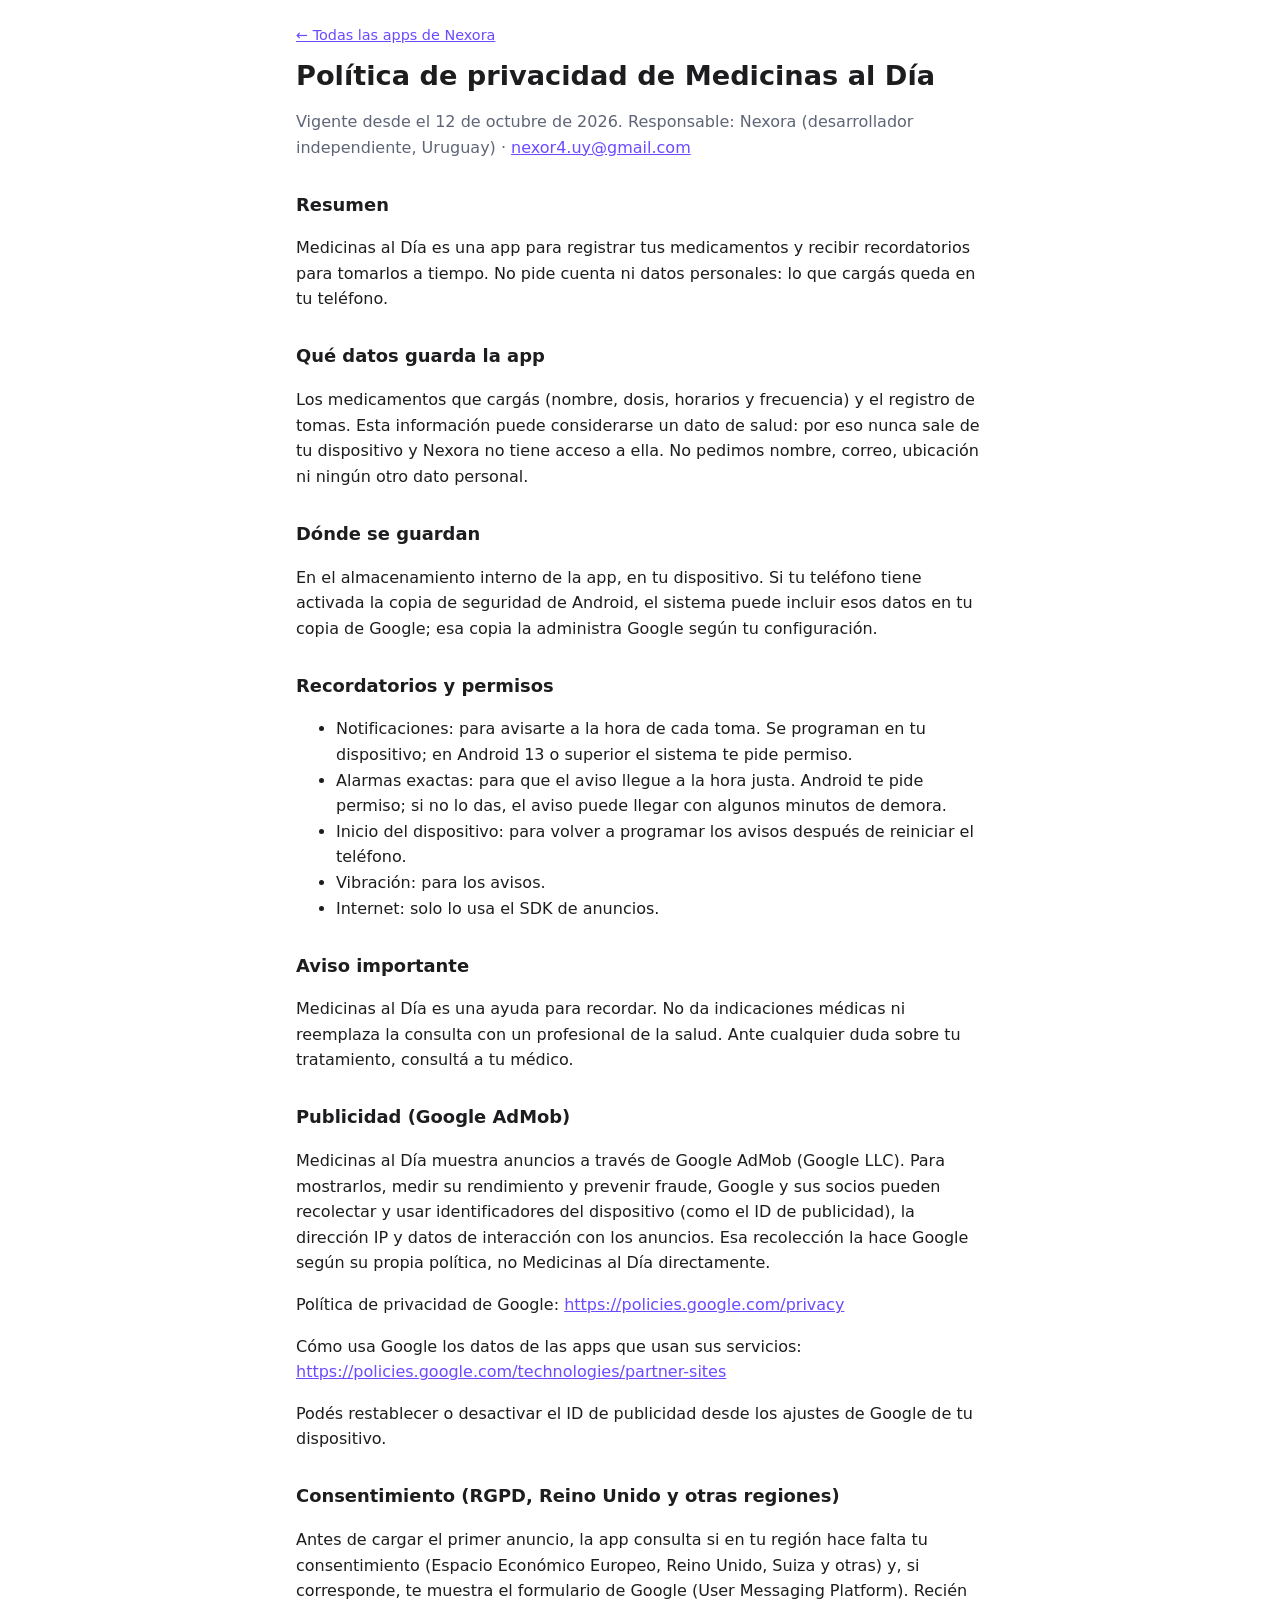
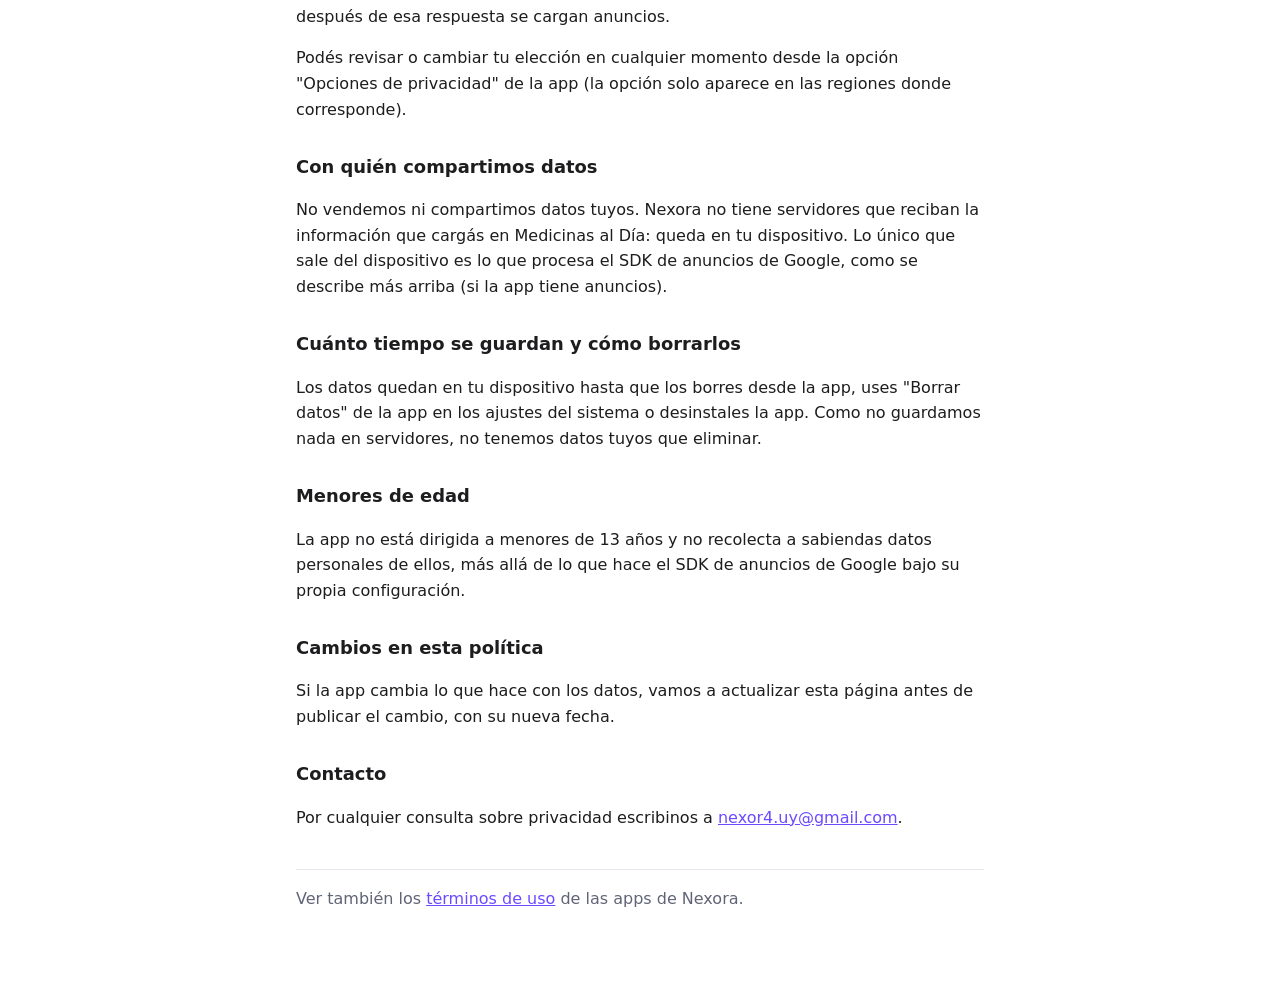
<file: medicinas-al-dia/index.html>
<!DOCTYPE html>
<html lang="es">
<head>
<meta charset="utf-8">
<meta name="viewport" content="width=device-width, initial-scale=1">
<title>Medicinas al Día — Política de privacidad</title>
<link rel="stylesheet" href="../estilo.css">
</head>
<body>
<main>
<p class="volver"><a href="../">← Todas las apps de Nexora</a></p>
<h1>Política de privacidad de Medicinas al Día</h1>
<p class="fecha">Vigente desde el 12 de octubre de 2026. Responsable: Nexora (desarrollador independiente, Uruguay) · <a href="mailto:nexor4.uy@gmail.com">nexor4.uy@gmail.com</a></p>
<h2>Resumen</h2>
<p>Medicinas al Día es una app para registrar tus medicamentos y recibir recordatorios para tomarlos a tiempo. No pide cuenta ni datos personales: lo que cargás queda en tu teléfono.</p>
<h2>Qué datos guarda la app</h2>
<p>Los medicamentos que cargás (nombre, dosis, horarios y frecuencia) y el registro de tomas. Esta información puede considerarse un dato de salud: por eso nunca sale de tu dispositivo y Nexora no tiene acceso a ella. No pedimos nombre, correo, ubicación ni ningún otro dato personal.</p>
<h2>Dónde se guardan</h2>
<p>En el almacenamiento interno de la app, en tu dispositivo. Si tu teléfono tiene activada la copia de seguridad de Android, el sistema puede incluir esos datos en tu copia de Google; esa copia la administra Google según tu configuración.</p>
<h2>Recordatorios y permisos</h2>
<ul><li>Notificaciones: para avisarte a la hora de cada toma. Se programan en tu dispositivo; en Android 13 o superior el sistema te pide permiso.</li><li>Alarmas exactas: para que el aviso llegue a la hora justa. Android te pide permiso; si no lo das, el aviso puede llegar con algunos minutos de demora.</li><li>Inicio del dispositivo: para volver a programar los avisos después de reiniciar el teléfono.</li><li>Vibración: para los avisos.</li><li>Internet: solo lo usa el SDK de anuncios.</li></ul>
<h2>Aviso importante</h2>
<p>Medicinas al Día es una ayuda para recordar. No da indicaciones médicas ni reemplaza la consulta con un profesional de la salud. Ante cualquier duda sobre tu tratamiento, consultá a tu médico.</p>
<h2>Publicidad (Google AdMob)</h2>
<p>Medicinas al Día muestra anuncios a través de Google AdMob (Google LLC). Para mostrarlos, medir su rendimiento y prevenir fraude, Google y sus socios pueden recolectar y usar identificadores del dispositivo (como el ID de publicidad), la dirección IP y datos de interacción con los anuncios. Esa recolección la hace Google según su propia política, no Medicinas al Día directamente.</p>
<p>Política de privacidad de Google: <a href="https://policies.google.com/privacy">https://policies.google.com/privacy</a></p>
<p>Cómo usa Google los datos de las apps que usan sus servicios: <a href="https://policies.google.com/technologies/partner-sites">https://policies.google.com/technologies/partner-sites</a></p>
<p>Podés restablecer o desactivar el ID de publicidad desde los ajustes de Google de tu dispositivo.</p>
<h2>Consentimiento (RGPD, Reino Unido y otras regiones)</h2>
<p>Antes de cargar el primer anuncio, la app consulta si en tu región hace falta tu consentimiento (Espacio Económico Europeo, Reino Unido, Suiza y otras) y, si corresponde, te muestra el formulario de Google (User Messaging Platform). Recién después de esa respuesta se cargan anuncios.</p>
<p>Podés revisar o cambiar tu elección en cualquier momento desde la opción &quot;Opciones de privacidad&quot; de la app (la opción solo aparece en las regiones donde corresponde).</p>
<h2>Con quién compartimos datos</h2>
<p>No vendemos ni compartimos datos tuyos. Nexora no tiene servidores que reciban la información que cargás en Medicinas al Día: queda en tu dispositivo. Lo único que sale del dispositivo es lo que procesa el SDK de anuncios de Google, como se describe más arriba (si la app tiene anuncios).</p>
<h2>Cuánto tiempo se guardan y cómo borrarlos</h2>
<p>Los datos quedan en tu dispositivo hasta que los borres desde la app, uses &quot;Borrar datos&quot; de la app en los ajustes del sistema o desinstales la app. Como no guardamos nada en servidores, no tenemos datos tuyos que eliminar.</p>
<h2>Menores de edad</h2>
<p>La app no está dirigida a menores de 13 años y no recolecta a sabiendas datos personales de ellos, más allá de lo que hace el SDK de anuncios de Google bajo su propia configuración.</p>
<h2>Cambios en esta política</h2>
<p>Si la app cambia lo que hace con los datos, vamos a actualizar esta página antes de publicar el cambio, con su nueva fecha.</p>
<h2>Contacto</h2>
<p>Por cualquier consulta sobre privacidad escribinos a <a href="mailto:nexor4.uy@gmail.com">nexor4.uy@gmail.com</a>.</p>
<p class="pie">Ver también los <a href="../terminos/">términos de uso</a> de las apps de Nexora.</p>
</main>
</body>
</html>
</file>
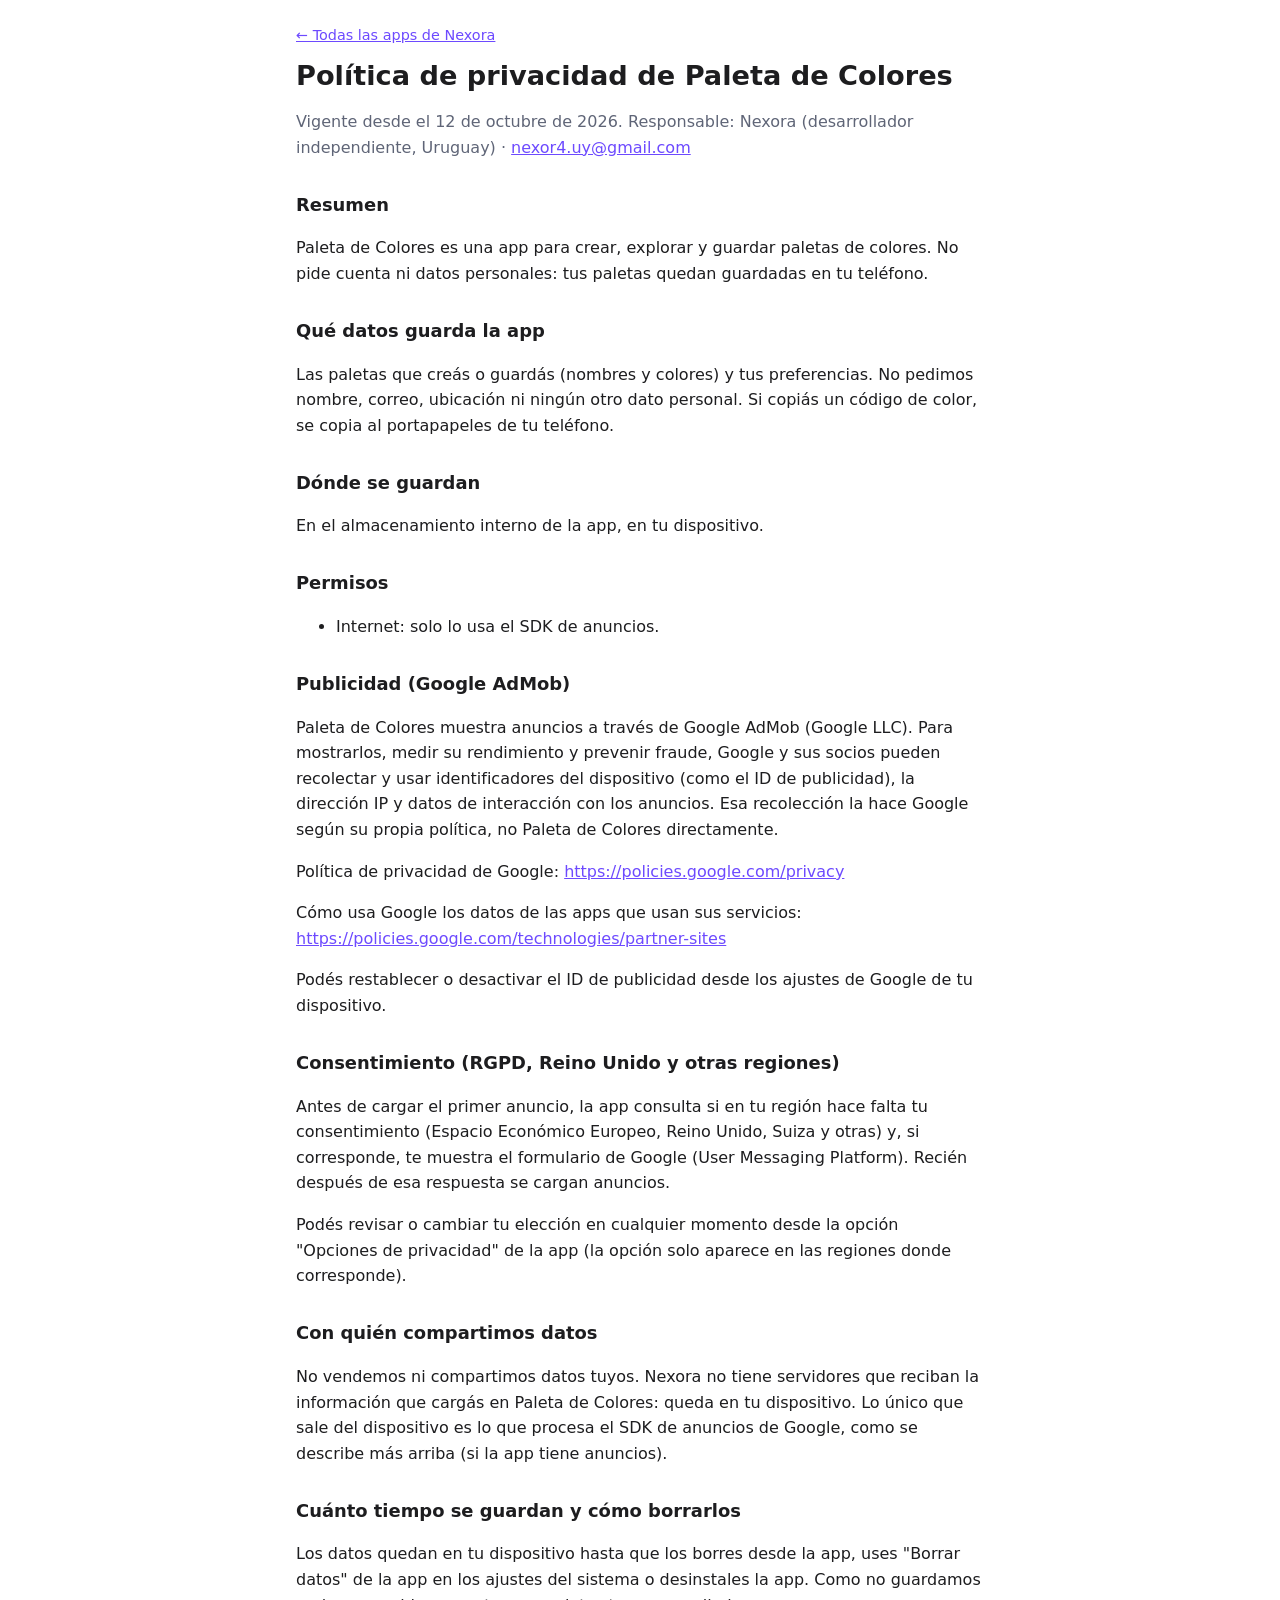
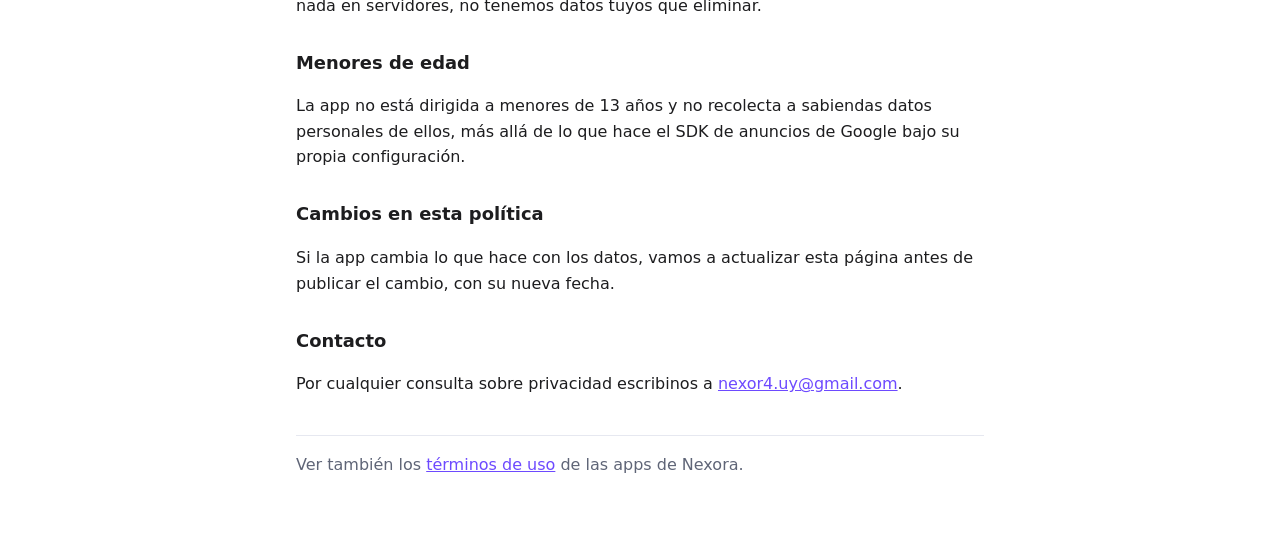
<file: paleta-de-colores/index.html>
<!DOCTYPE html>
<html lang="es">
<head>
<meta charset="utf-8">
<meta name="viewport" content="width=device-width, initial-scale=1">
<title>Paleta de Colores — Política de privacidad</title>
<link rel="stylesheet" href="../estilo.css">
</head>
<body>
<main>
<p class="volver"><a href="../">← Todas las apps de Nexora</a></p>
<h1>Política de privacidad de Paleta de Colores</h1>
<p class="fecha">Vigente desde el 12 de octubre de 2026. Responsable: Nexora (desarrollador independiente, Uruguay) · <a href="mailto:nexor4.uy@gmail.com">nexor4.uy@gmail.com</a></p>
<h2>Resumen</h2>
<p>Paleta de Colores es una app para crear, explorar y guardar paletas de colores. No pide cuenta ni datos personales: tus paletas quedan guardadas en tu teléfono.</p>
<h2>Qué datos guarda la app</h2>
<p>Las paletas que creás o guardás (nombres y colores) y tus preferencias. No pedimos nombre, correo, ubicación ni ningún otro dato personal. Si copiás un código de color, se copia al portapapeles de tu teléfono.</p>
<h2>Dónde se guardan</h2>
<p>En el almacenamiento interno de la app, en tu dispositivo.</p>
<h2>Permisos</h2>
<ul><li>Internet: solo lo usa el SDK de anuncios.</li></ul>
<h2>Publicidad (Google AdMob)</h2>
<p>Paleta de Colores muestra anuncios a través de Google AdMob (Google LLC). Para mostrarlos, medir su rendimiento y prevenir fraude, Google y sus socios pueden recolectar y usar identificadores del dispositivo (como el ID de publicidad), la dirección IP y datos de interacción con los anuncios. Esa recolección la hace Google según su propia política, no Paleta de Colores directamente.</p>
<p>Política de privacidad de Google: <a href="https://policies.google.com/privacy">https://policies.google.com/privacy</a></p>
<p>Cómo usa Google los datos de las apps que usan sus servicios: <a href="https://policies.google.com/technologies/partner-sites">https://policies.google.com/technologies/partner-sites</a></p>
<p>Podés restablecer o desactivar el ID de publicidad desde los ajustes de Google de tu dispositivo.</p>
<h2>Consentimiento (RGPD, Reino Unido y otras regiones)</h2>
<p>Antes de cargar el primer anuncio, la app consulta si en tu región hace falta tu consentimiento (Espacio Económico Europeo, Reino Unido, Suiza y otras) y, si corresponde, te muestra el formulario de Google (User Messaging Platform). Recién después de esa respuesta se cargan anuncios.</p>
<p>Podés revisar o cambiar tu elección en cualquier momento desde la opción &quot;Opciones de privacidad&quot; de la app (la opción solo aparece en las regiones donde corresponde).</p>
<h2>Con quién compartimos datos</h2>
<p>No vendemos ni compartimos datos tuyos. Nexora no tiene servidores que reciban la información que cargás en Paleta de Colores: queda en tu dispositivo. Lo único que sale del dispositivo es lo que procesa el SDK de anuncios de Google, como se describe más arriba (si la app tiene anuncios).</p>
<h2>Cuánto tiempo se guardan y cómo borrarlos</h2>
<p>Los datos quedan en tu dispositivo hasta que los borres desde la app, uses &quot;Borrar datos&quot; de la app en los ajustes del sistema o desinstales la app. Como no guardamos nada en servidores, no tenemos datos tuyos que eliminar.</p>
<h2>Menores de edad</h2>
<p>La app no está dirigida a menores de 13 años y no recolecta a sabiendas datos personales de ellos, más allá de lo que hace el SDK de anuncios de Google bajo su propia configuración.</p>
<h2>Cambios en esta política</h2>
<p>Si la app cambia lo que hace con los datos, vamos a actualizar esta página antes de publicar el cambio, con su nueva fecha.</p>
<h2>Contacto</h2>
<p>Por cualquier consulta sobre privacidad escribinos a <a href="mailto:nexor4.uy@gmail.com">nexor4.uy@gmail.com</a>.</p>
<p class="pie">Ver también los <a href="../terminos/">términos de uso</a> de las apps de Nexora.</p>
</main>
</body>
</html>
</file>
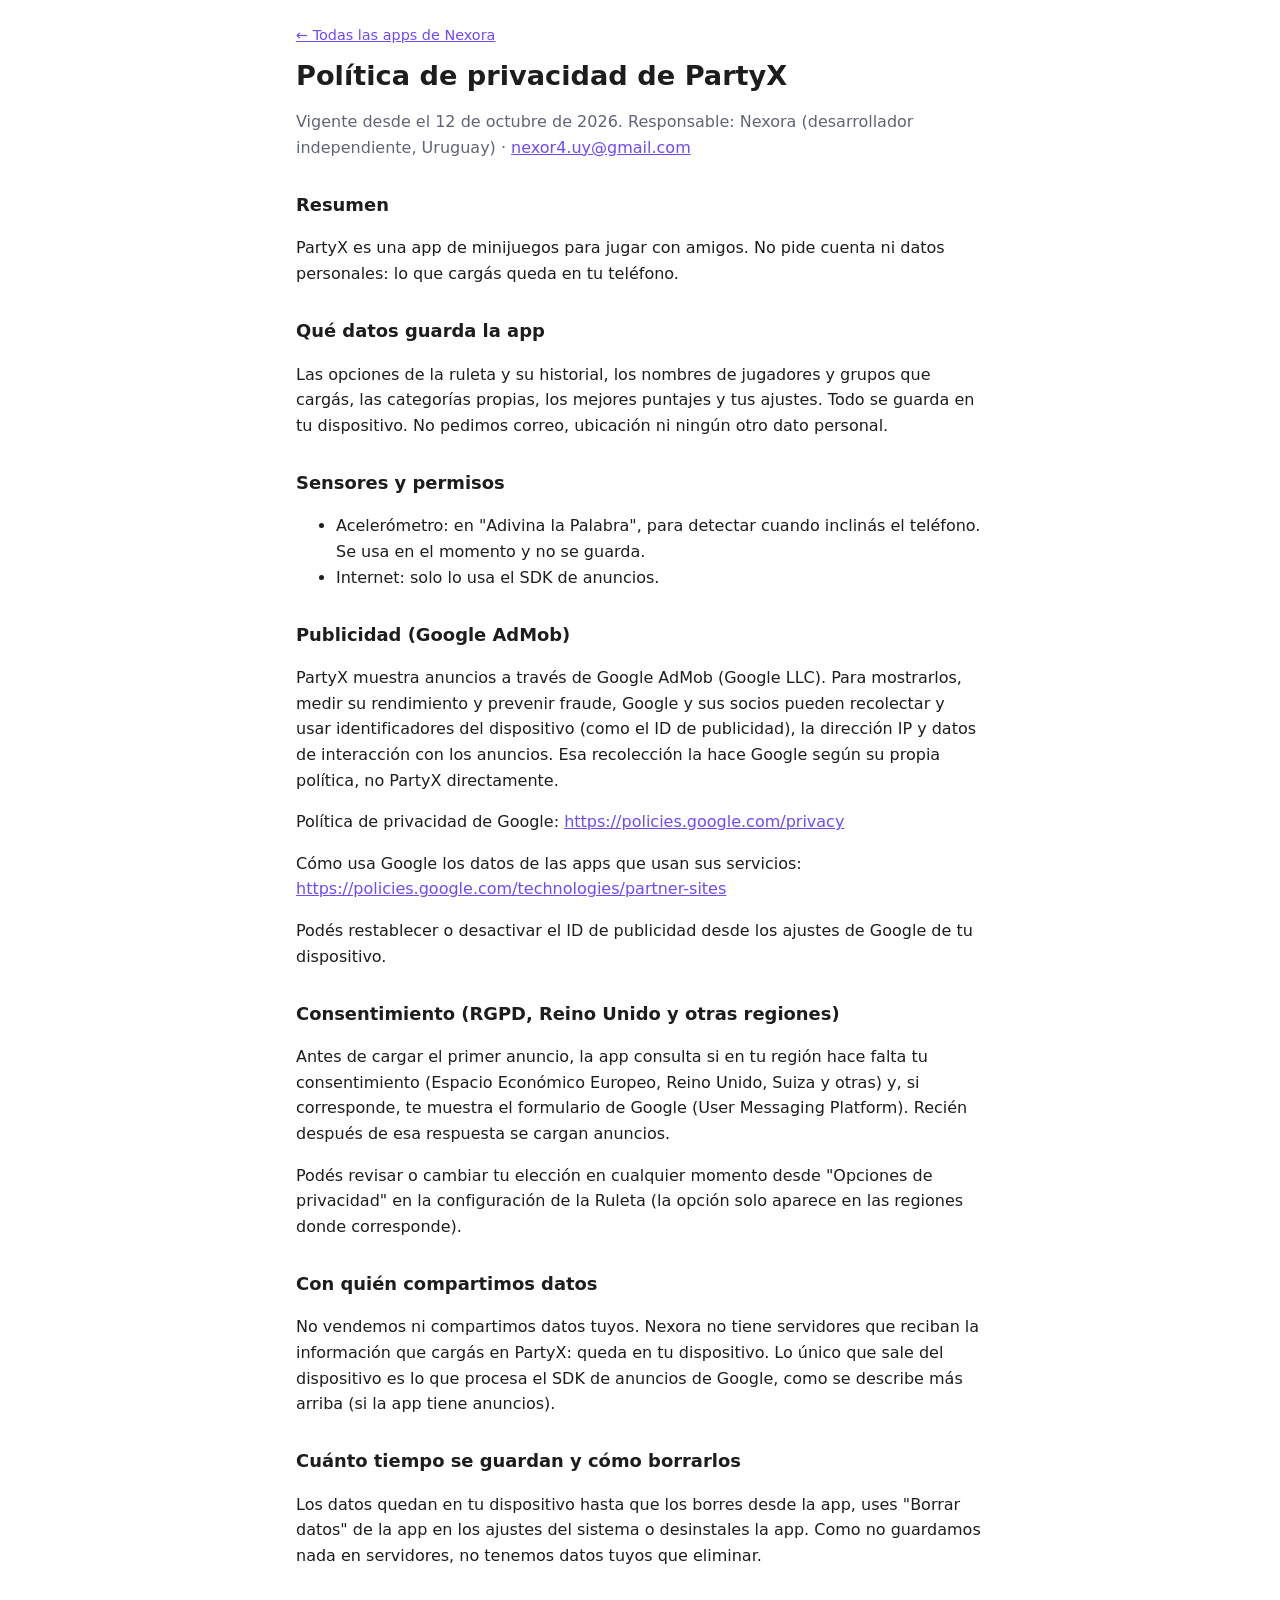
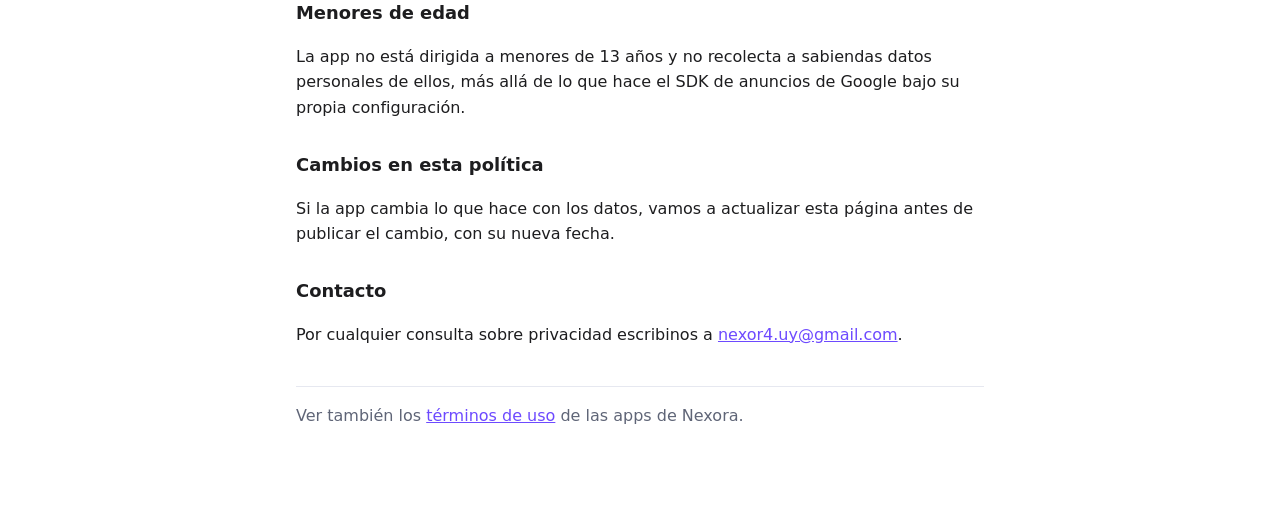
<file: partyx/index.html>
<!DOCTYPE html>
<html lang="es">
<head>
<meta charset="utf-8">
<meta name="viewport" content="width=device-width, initial-scale=1">
<title>PartyX — Política de privacidad</title>
<link rel="stylesheet" href="../estilo.css">
</head>
<body>
<main>
<p class="volver"><a href="../">← Todas las apps de Nexora</a></p>
<h1>Política de privacidad de PartyX</h1>
<p class="fecha">Vigente desde el 12 de octubre de 2026. Responsable: Nexora (desarrollador independiente, Uruguay) · <a href="mailto:nexor4.uy@gmail.com">nexor4.uy@gmail.com</a></p>
<h2>Resumen</h2>
<p>PartyX es una app de minijuegos para jugar con amigos. No pide cuenta ni datos personales: lo que cargás queda en tu teléfono.</p>
<h2>Qué datos guarda la app</h2>
<p>Las opciones de la ruleta y su historial, los nombres de jugadores y grupos que cargás, las categorías propias, los mejores puntajes y tus ajustes. Todo se guarda en tu dispositivo. No pedimos correo, ubicación ni ningún otro dato personal.</p>
<h2>Sensores y permisos</h2>
<ul><li>Acelerómetro: en &quot;Adivina la Palabra&quot;, para detectar cuando inclinás el teléfono. Se usa en el momento y no se guarda.</li><li>Internet: solo lo usa el SDK de anuncios.</li></ul>
<h2>Publicidad (Google AdMob)</h2>
<p>PartyX muestra anuncios a través de Google AdMob (Google LLC). Para mostrarlos, medir su rendimiento y prevenir fraude, Google y sus socios pueden recolectar y usar identificadores del dispositivo (como el ID de publicidad), la dirección IP y datos de interacción con los anuncios. Esa recolección la hace Google según su propia política, no PartyX directamente.</p>
<p>Política de privacidad de Google: <a href="https://policies.google.com/privacy">https://policies.google.com/privacy</a></p>
<p>Cómo usa Google los datos de las apps que usan sus servicios: <a href="https://policies.google.com/technologies/partner-sites">https://policies.google.com/technologies/partner-sites</a></p>
<p>Podés restablecer o desactivar el ID de publicidad desde los ajustes de Google de tu dispositivo.</p>
<h2>Consentimiento (RGPD, Reino Unido y otras regiones)</h2>
<p>Antes de cargar el primer anuncio, la app consulta si en tu región hace falta tu consentimiento (Espacio Económico Europeo, Reino Unido, Suiza y otras) y, si corresponde, te muestra el formulario de Google (User Messaging Platform). Recién después de esa respuesta se cargan anuncios.</p>
<p>Podés revisar o cambiar tu elección en cualquier momento desde &quot;Opciones de privacidad&quot; en la configuración de la Ruleta (la opción solo aparece en las regiones donde corresponde).</p>
<h2>Con quién compartimos datos</h2>
<p>No vendemos ni compartimos datos tuyos. Nexora no tiene servidores que reciban la información que cargás en PartyX: queda en tu dispositivo. Lo único que sale del dispositivo es lo que procesa el SDK de anuncios de Google, como se describe más arriba (si la app tiene anuncios).</p>
<h2>Cuánto tiempo se guardan y cómo borrarlos</h2>
<p>Los datos quedan en tu dispositivo hasta que los borres desde la app, uses &quot;Borrar datos&quot; de la app en los ajustes del sistema o desinstales la app. Como no guardamos nada en servidores, no tenemos datos tuyos que eliminar.</p>
<h2>Menores de edad</h2>
<p>La app no está dirigida a menores de 13 años y no recolecta a sabiendas datos personales de ellos, más allá de lo que hace el SDK de anuncios de Google bajo su propia configuración.</p>
<h2>Cambios en esta política</h2>
<p>Si la app cambia lo que hace con los datos, vamos a actualizar esta página antes de publicar el cambio, con su nueva fecha.</p>
<h2>Contacto</h2>
<p>Por cualquier consulta sobre privacidad escribinos a <a href="mailto:nexor4.uy@gmail.com">nexor4.uy@gmail.com</a>.</p>
<p class="pie">Ver también los <a href="../terminos/">términos de uso</a> de las apps de Nexora.</p>
</main>
</body>
</html>
</file>
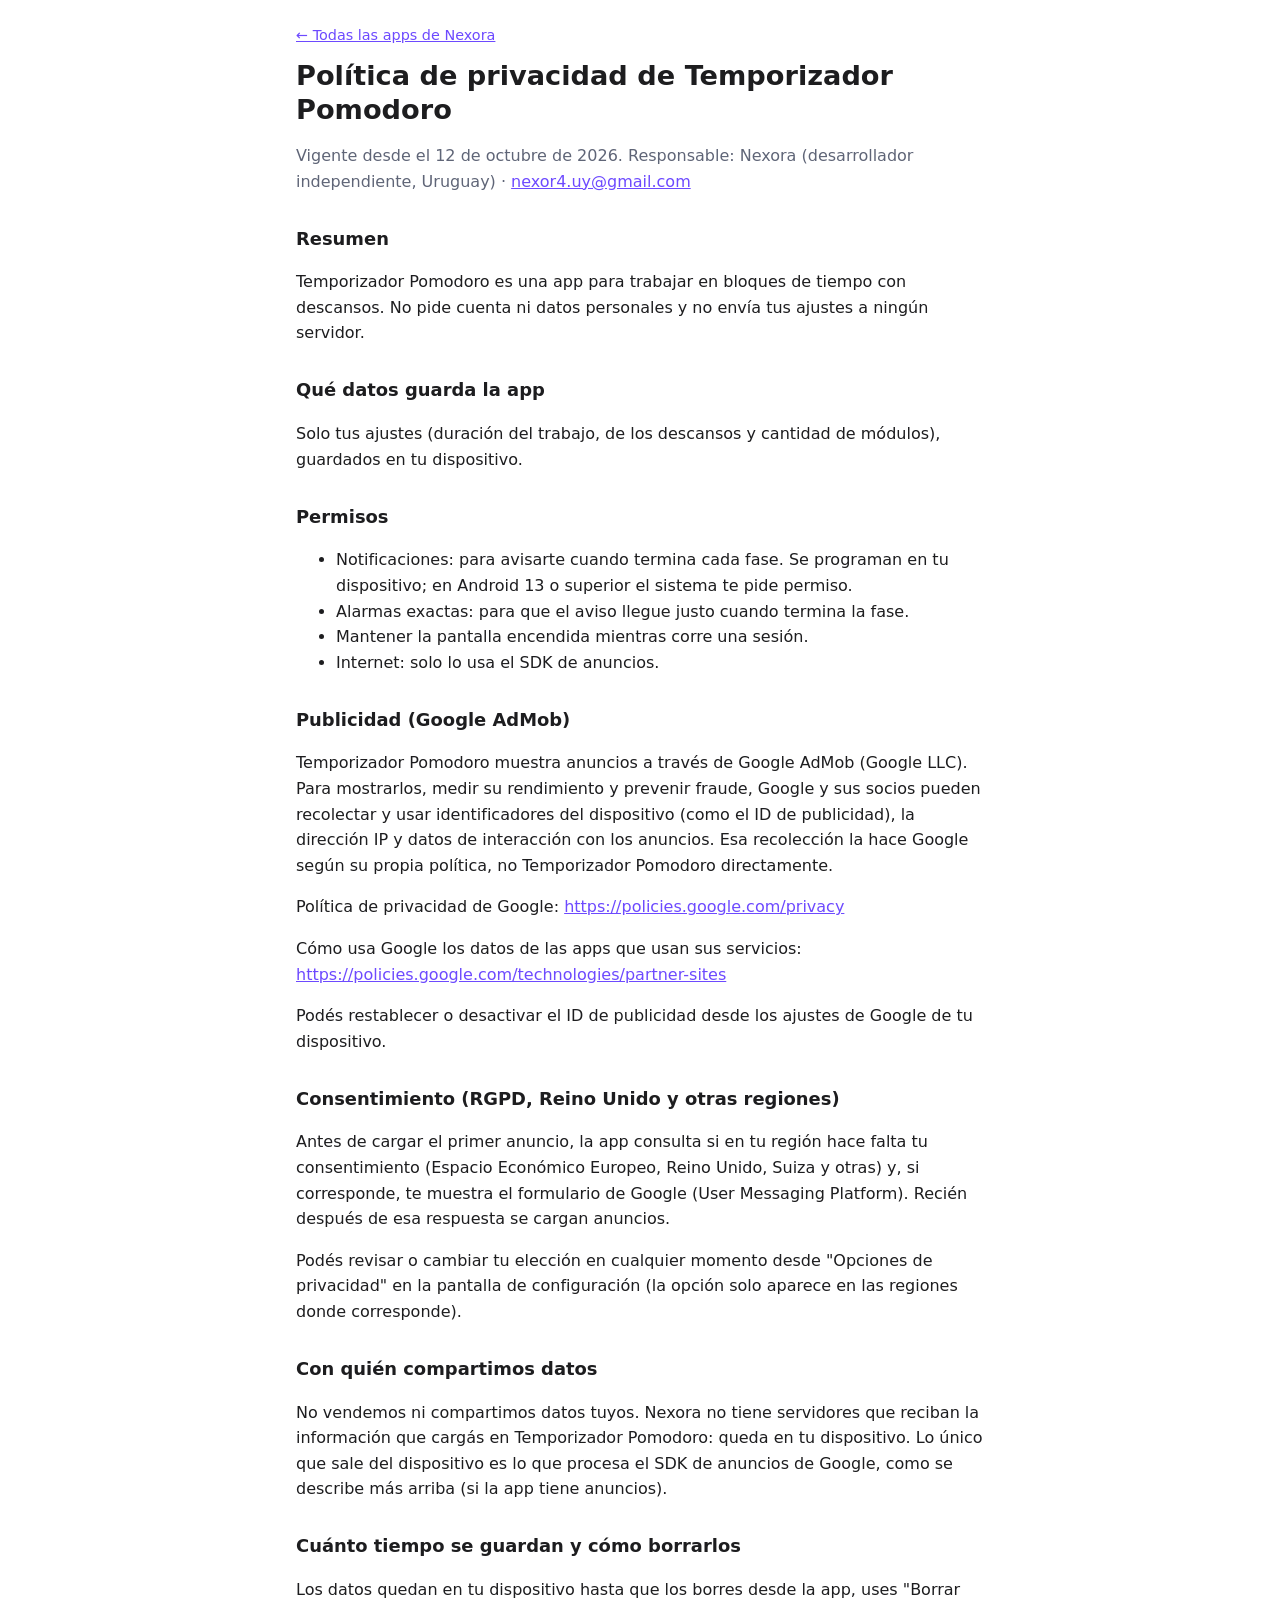
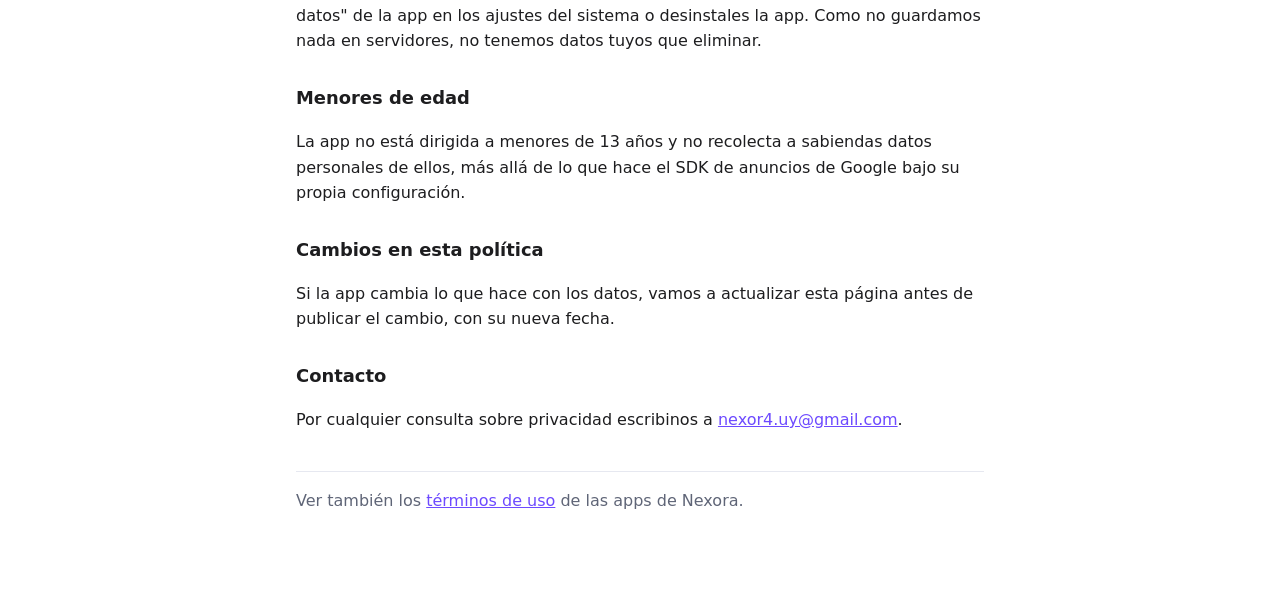
<file: pomodoro/index.html>
<!DOCTYPE html>
<html lang="es">
<head>
<meta charset="utf-8">
<meta name="viewport" content="width=device-width, initial-scale=1">
<title>Temporizador Pomodoro — Política de privacidad</title>
<link rel="stylesheet" href="../estilo.css">
</head>
<body>
<main>
<p class="volver"><a href="../">← Todas las apps de Nexora</a></p>
<h1>Política de privacidad de Temporizador Pomodoro</h1>
<p class="fecha">Vigente desde el 12 de octubre de 2026. Responsable: Nexora (desarrollador independiente, Uruguay) · <a href="mailto:nexor4.uy@gmail.com">nexor4.uy@gmail.com</a></p>
<h2>Resumen</h2>
<p>Temporizador Pomodoro es una app para trabajar en bloques de tiempo con descansos. No pide cuenta ni datos personales y no envía tus ajustes a ningún servidor.</p>
<h2>Qué datos guarda la app</h2>
<p>Solo tus ajustes (duración del trabajo, de los descansos y cantidad de módulos), guardados en tu dispositivo.</p>
<h2>Permisos</h2>
<ul><li>Notificaciones: para avisarte cuando termina cada fase. Se programan en tu dispositivo; en Android 13 o superior el sistema te pide permiso.</li><li>Alarmas exactas: para que el aviso llegue justo cuando termina la fase.</li><li>Mantener la pantalla encendida mientras corre una sesión.</li><li>Internet: solo lo usa el SDK de anuncios.</li></ul>
<h2>Publicidad (Google AdMob)</h2>
<p>Temporizador Pomodoro muestra anuncios a través de Google AdMob (Google LLC). Para mostrarlos, medir su rendimiento y prevenir fraude, Google y sus socios pueden recolectar y usar identificadores del dispositivo (como el ID de publicidad), la dirección IP y datos de interacción con los anuncios. Esa recolección la hace Google según su propia política, no Temporizador Pomodoro directamente.</p>
<p>Política de privacidad de Google: <a href="https://policies.google.com/privacy">https://policies.google.com/privacy</a></p>
<p>Cómo usa Google los datos de las apps que usan sus servicios: <a href="https://policies.google.com/technologies/partner-sites">https://policies.google.com/technologies/partner-sites</a></p>
<p>Podés restablecer o desactivar el ID de publicidad desde los ajustes de Google de tu dispositivo.</p>
<h2>Consentimiento (RGPD, Reino Unido y otras regiones)</h2>
<p>Antes de cargar el primer anuncio, la app consulta si en tu región hace falta tu consentimiento (Espacio Económico Europeo, Reino Unido, Suiza y otras) y, si corresponde, te muestra el formulario de Google (User Messaging Platform). Recién después de esa respuesta se cargan anuncios.</p>
<p>Podés revisar o cambiar tu elección en cualquier momento desde &quot;Opciones de privacidad&quot; en la pantalla de configuración (la opción solo aparece en las regiones donde corresponde).</p>
<h2>Con quién compartimos datos</h2>
<p>No vendemos ni compartimos datos tuyos. Nexora no tiene servidores que reciban la información que cargás en Temporizador Pomodoro: queda en tu dispositivo. Lo único que sale del dispositivo es lo que procesa el SDK de anuncios de Google, como se describe más arriba (si la app tiene anuncios).</p>
<h2>Cuánto tiempo se guardan y cómo borrarlos</h2>
<p>Los datos quedan en tu dispositivo hasta que los borres desde la app, uses &quot;Borrar datos&quot; de la app en los ajustes del sistema o desinstales la app. Como no guardamos nada en servidores, no tenemos datos tuyos que eliminar.</p>
<h2>Menores de edad</h2>
<p>La app no está dirigida a menores de 13 años y no recolecta a sabiendas datos personales de ellos, más allá de lo que hace el SDK de anuncios de Google bajo su propia configuración.</p>
<h2>Cambios en esta política</h2>
<p>Si la app cambia lo que hace con los datos, vamos a actualizar esta página antes de publicar el cambio, con su nueva fecha.</p>
<h2>Contacto</h2>
<p>Por cualquier consulta sobre privacidad escribinos a <a href="mailto:nexor4.uy@gmail.com">nexor4.uy@gmail.com</a>.</p>
<p class="pie">Ver también los <a href="../terminos/">términos de uso</a> de las apps de Nexora.</p>
</main>
</body>
</html>
</file>
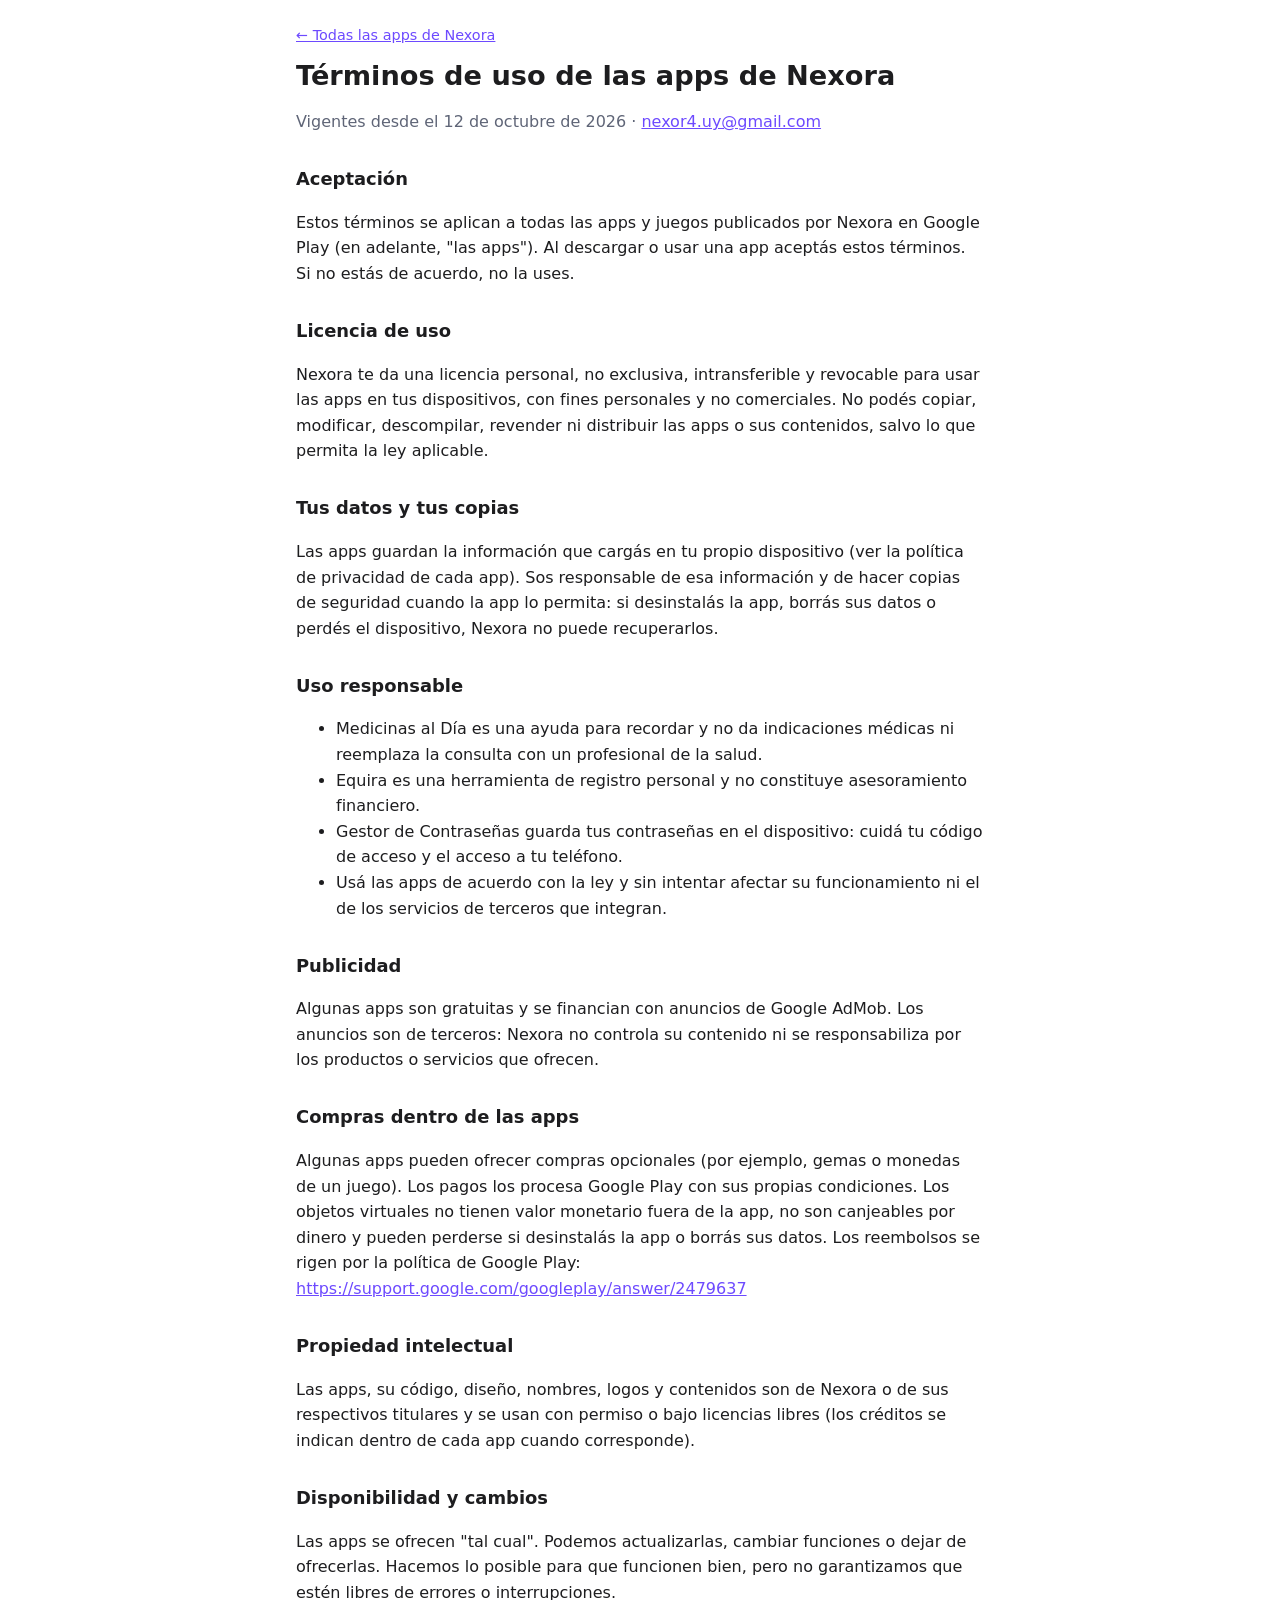
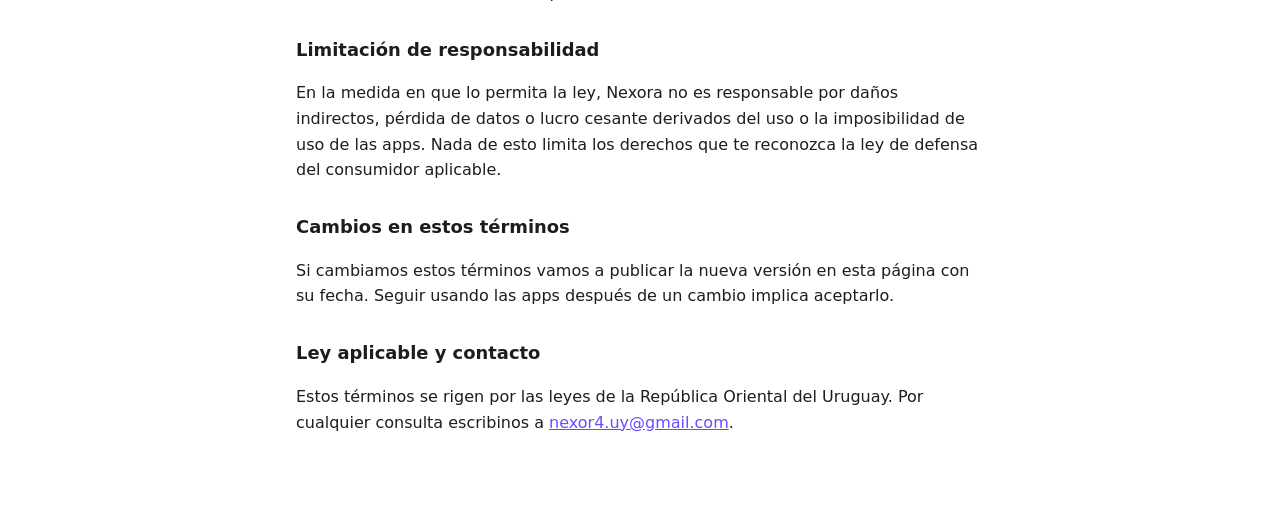
<file: terminos/index.html>
<!DOCTYPE html>
<html lang="es">
<head>
<meta charset="utf-8">
<meta name="viewport" content="width=device-width, initial-scale=1">
<title>Nexora — Términos de uso</title>
<link rel="stylesheet" href="../estilo.css">
</head>
<body>
<main>
<p class="volver"><a href="../">← Todas las apps de Nexora</a></p>
<h1>Términos de uso de las apps de Nexora</h1>
<p class="fecha">Vigentes desde el 12 de octubre de 2026 · <a href="mailto:nexor4.uy@gmail.com">nexor4.uy@gmail.com</a></p>
<h2>Aceptación</h2>
<p>Estos términos se aplican a todas las apps y juegos publicados por Nexora en Google Play (en adelante, &quot;las apps&quot;). Al descargar o usar una app aceptás estos términos. Si no estás de acuerdo, no la uses.</p>
<h2>Licencia de uso</h2>
<p>Nexora te da una licencia personal, no exclusiva, intransferible y revocable para usar las apps en tus dispositivos, con fines personales y no comerciales. No podés copiar, modificar, descompilar, revender ni distribuir las apps o sus contenidos, salvo lo que permita la ley aplicable.</p>
<h2>Tus datos y tus copias</h2>
<p>Las apps guardan la información que cargás en tu propio dispositivo (ver la política de privacidad de cada app). Sos responsable de esa información y de hacer copias de seguridad cuando la app lo permita: si desinstalás la app, borrás sus datos o perdés el dispositivo, Nexora no puede recuperarlos.</p>
<h2>Uso responsable</h2>
<ul><li>Medicinas al Día es una ayuda para recordar y no da indicaciones médicas ni reemplaza la consulta con un profesional de la salud.</li><li>Equira es una herramienta de registro personal y no constituye asesoramiento financiero.</li><li>Gestor de Contraseñas guarda tus contraseñas en el dispositivo: cuidá tu código de acceso y el acceso a tu teléfono.</li><li>Usá las apps de acuerdo con la ley y sin intentar afectar su funcionamiento ni el de los servicios de terceros que integran.</li></ul>
<h2>Publicidad</h2>
<p>Algunas apps son gratuitas y se financian con anuncios de Google AdMob. Los anuncios son de terceros: Nexora no controla su contenido ni se responsabiliza por los productos o servicios que ofrecen.</p>
<h2>Compras dentro de las apps</h2>
<p>Algunas apps pueden ofrecer compras opcionales (por ejemplo, gemas o monedas de un juego). Los pagos los procesa Google Play con sus propias condiciones. Los objetos virtuales no tienen valor monetario fuera de la app, no son canjeables por dinero y pueden perderse si desinstalás la app o borrás sus datos. Los reembolsos se rigen por la política de Google Play: <a href="https://support.google.com/googleplay/answer/2479637">https://support.google.com/googleplay/answer/2479637</a></p>
<h2>Propiedad intelectual</h2>
<p>Las apps, su código, diseño, nombres, logos y contenidos son de Nexora o de sus respectivos titulares y se usan con permiso o bajo licencias libres (los créditos se indican dentro de cada app cuando corresponde).</p>
<h2>Disponibilidad y cambios</h2>
<p>Las apps se ofrecen &quot;tal cual&quot;. Podemos actualizarlas, cambiar funciones o dejar de ofrecerlas. Hacemos lo posible para que funcionen bien, pero no garantizamos que estén libres de errores o interrupciones.</p>
<h2>Limitación de responsabilidad</h2>
<p>En la medida en que lo permita la ley, Nexora no es responsable por daños indirectos, pérdida de datos o lucro cesante derivados del uso o la imposibilidad de uso de las apps. Nada de esto limita los derechos que te reconozca la ley de defensa del consumidor aplicable.</p>
<h2>Cambios en estos términos</h2>
<p>Si cambiamos estos términos vamos a publicar la nueva versión en esta página con su fecha. Seguir usando las apps después de un cambio implica aceptarlo.</p>
<h2>Ley aplicable y contacto</h2>
<p>Estos términos se rigen por las leyes de la República Oriental del Uruguay. Por cualquier consulta escribinos a <a href="mailto:nexor4.uy@gmail.com">nexor4.uy@gmail.com</a>.</p>
</main>
</body>
</html>
</file>
<file: estilo.css>
:root { --tinta: #1d1d1f; --suave: #5f6577; --acento: #6d4aff; --fondo: #ffffff; --linea: #e6e8f0; }
* { box-sizing: border-box; }
body { margin: 0; background: var(--fondo); color: var(--tinta);
       font-family: system-ui, -apple-system, "Segoe UI", Roboto, sans-serif; line-height: 1.6; }
main { max-width: 720px; margin: 0 auto; padding: 24px 16px 64px; }
h1 { font-size: 1.7rem; line-height: 1.25; margin: 8px 0 0; }
h2 { font-size: 1.12rem; margin-top: 1.9rem; }
a { color: var(--acento); word-break: break-word; }
.fecha, .sub, .lema { color: var(--suave); }
.lema { letter-spacing: .25em; text-transform: uppercase; font-size: .85rem; margin-top: 0; }
.volver { font-size: .9rem; margin: 0 0 12px; }
.pie { margin-top: 2.4rem; padding-top: 1rem; border-top: 1px solid var(--linea); color: var(--suave); }
ul.apps { list-style: none; padding: 0; }
ul.apps li { padding: 12px 0; border-bottom: 1px solid var(--linea); }
.tipo { font-size: .75rem; color: var(--suave); border: 1px solid var(--linea); border-radius: 99px; padding: 1px 8px; margin-left: 6px; }
</file>
